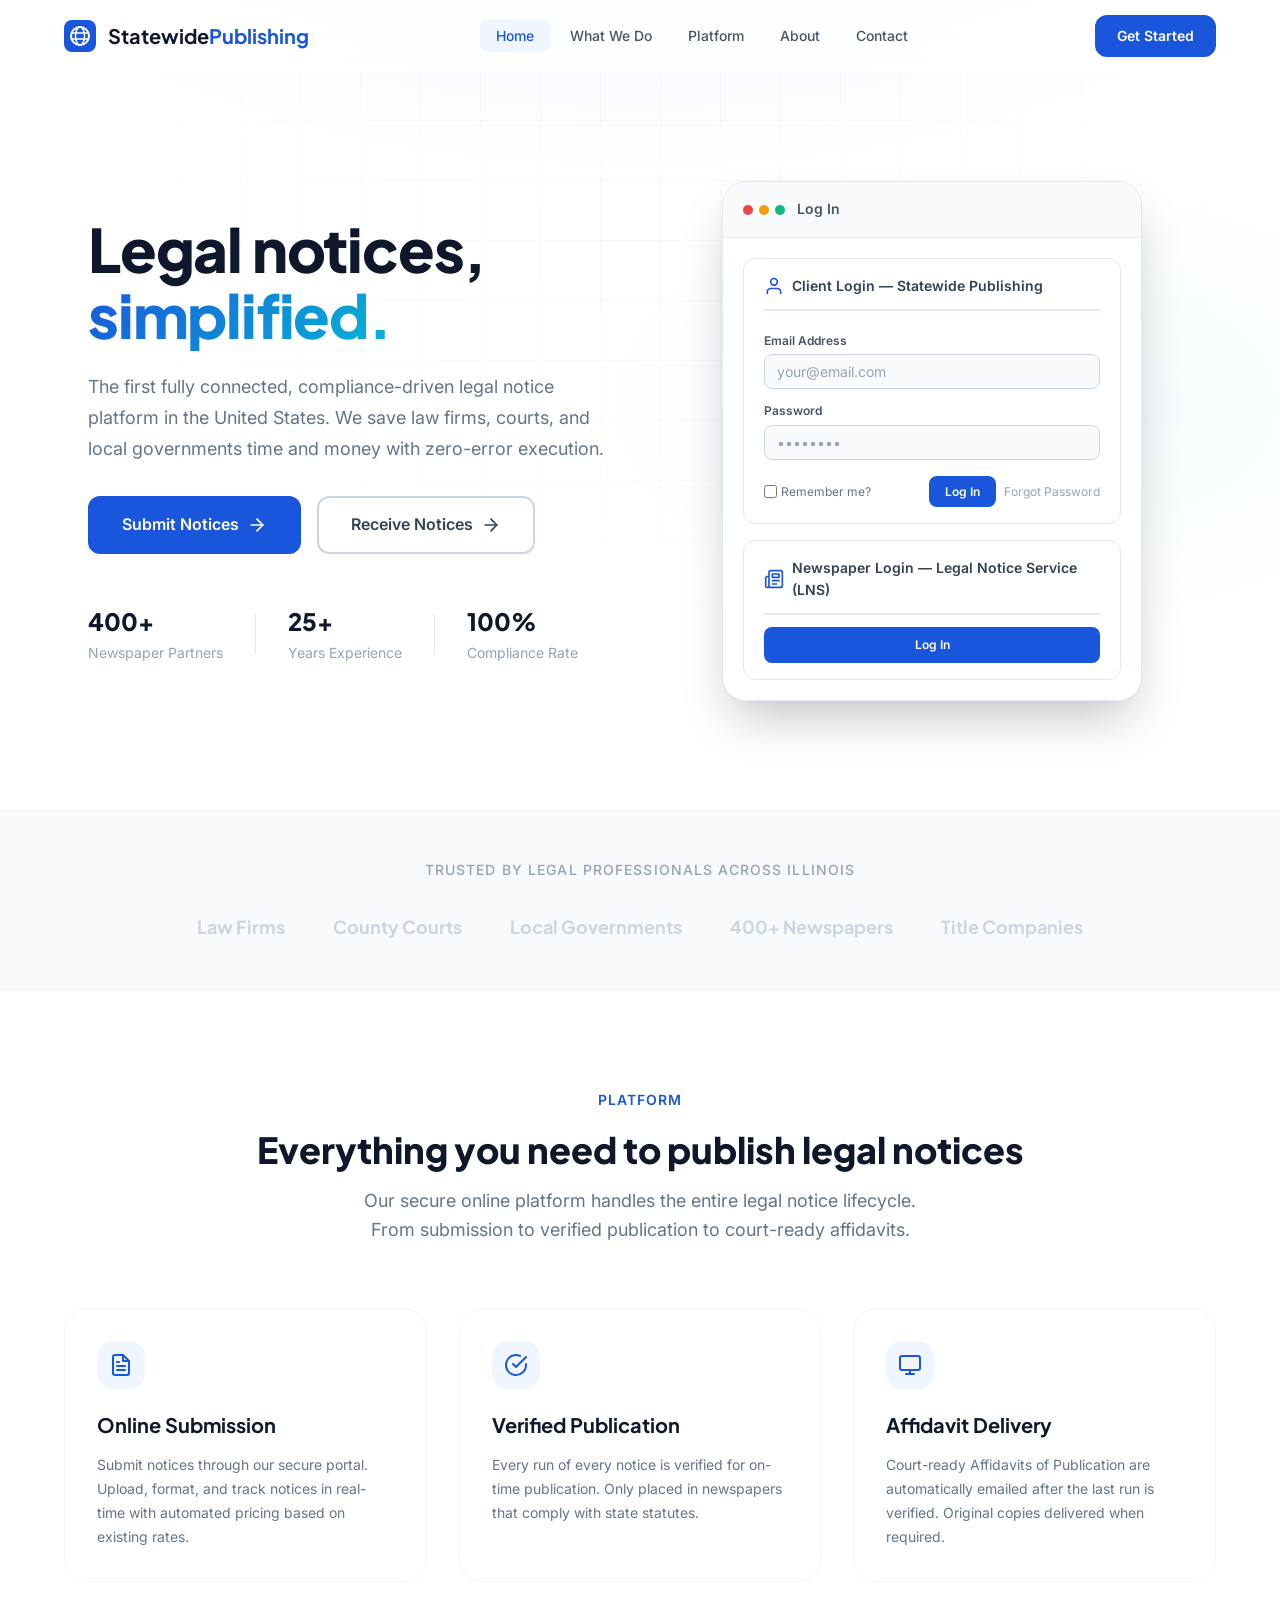
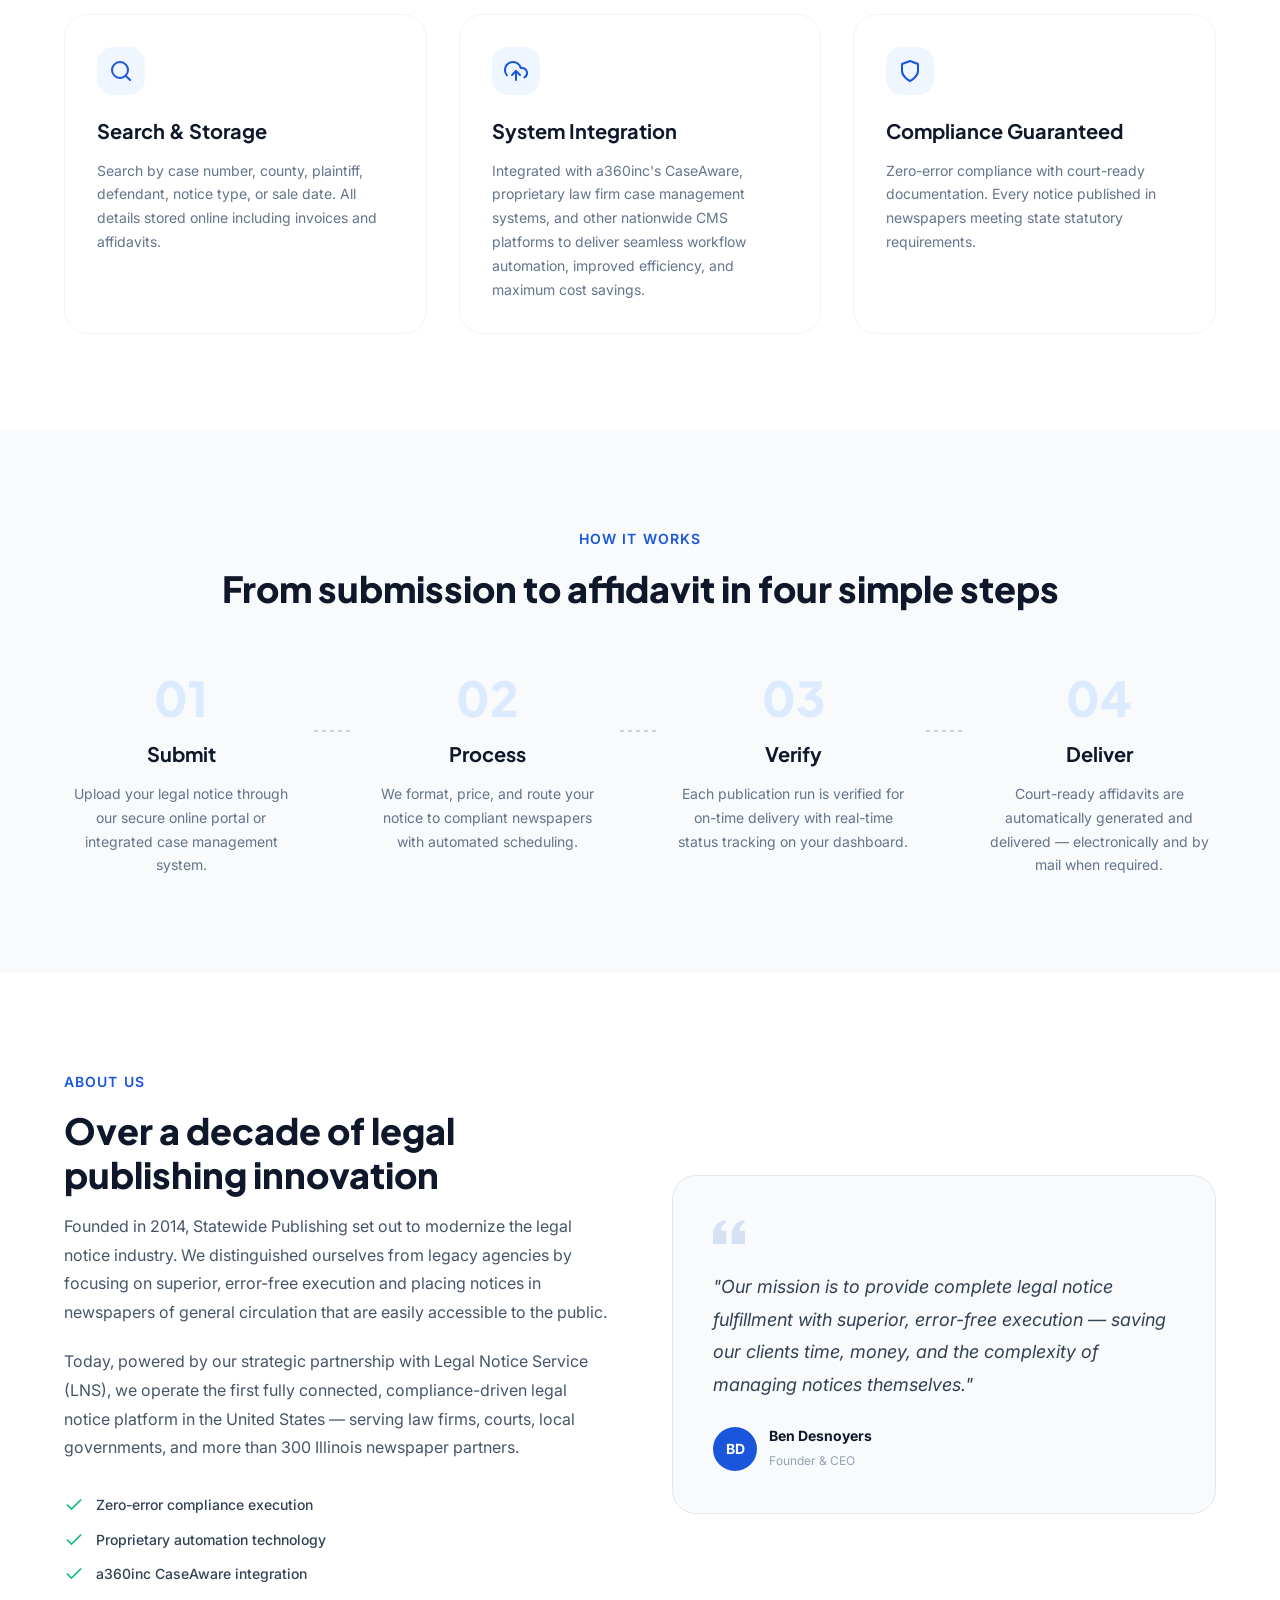
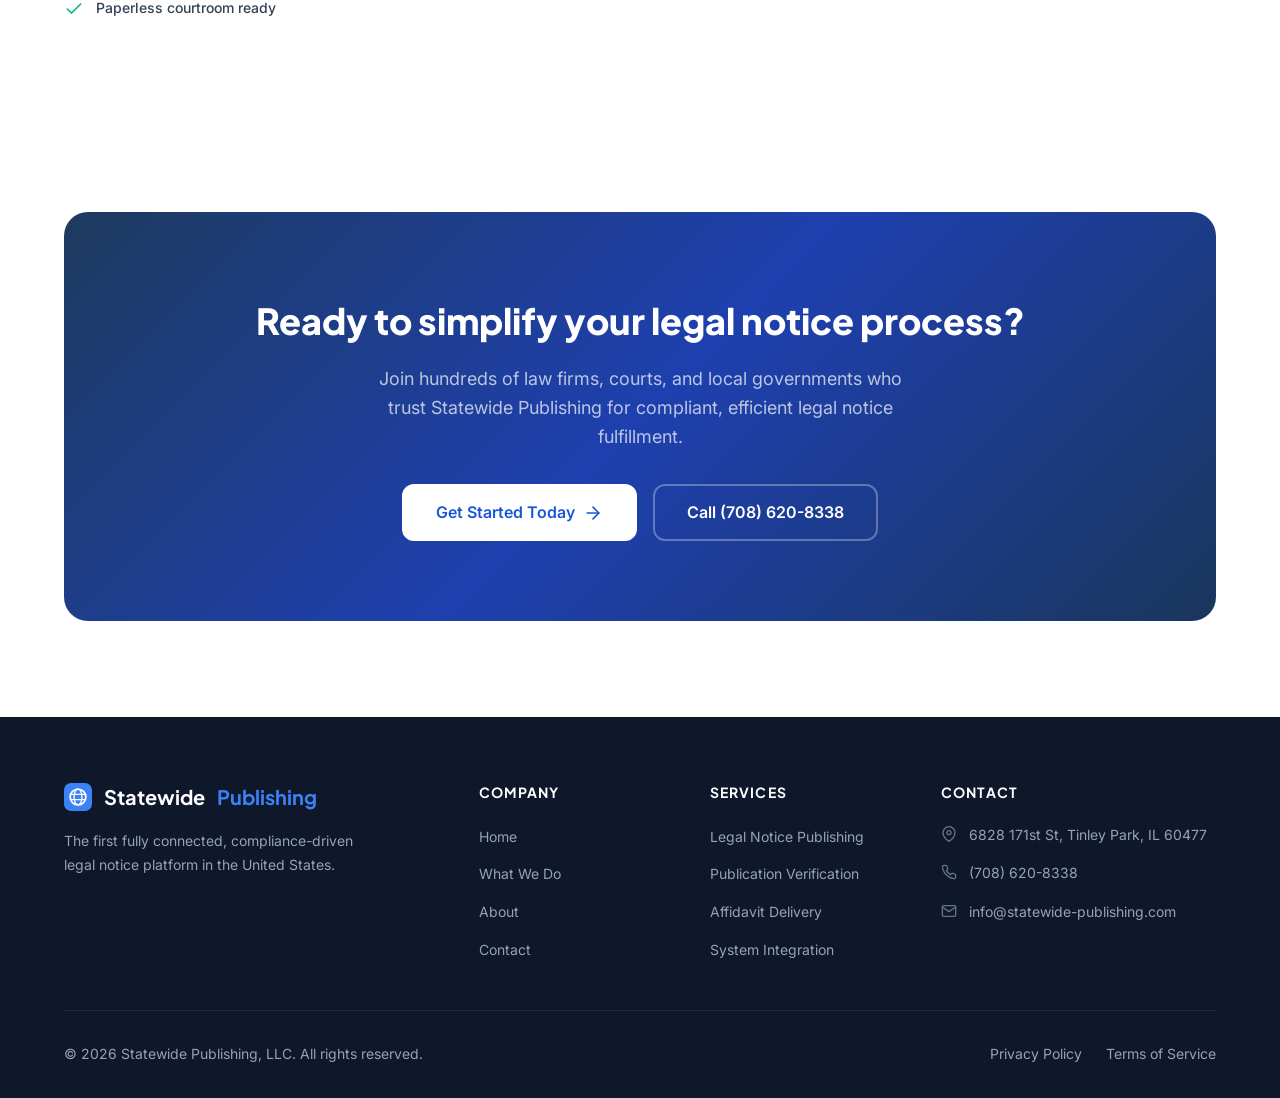
<file: index.html>
<!DOCTYPE html>
<html lang="en">
<head>
  <meta charset="UTF-8">
  <meta name="viewport" content="width=device-width, initial-scale=1.0">
  <meta name="description" content="Statewide Publishing — The first fully connected, compliance-driven legal notice platform. Serving law firms, courts, local governments, and 400+ Illinois newspapers.">
  <meta name="keywords" content="legal notices, legal publishing, public notices, legal advertising, Illinois newspapers, court notices, affidavits">
  <title>Statewide Publishing | Modern Legal Notice Platform</title>
  <link rel="preconnect" href="https://fonts.googleapis.com">
  <link rel="preconnect" href="https://fonts.gstatic.com" crossorigin>
  <link href="https://fonts.googleapis.com/css2?family=Inter:wght@300;400;500;600;700;800&family=Plus+Jakarta+Sans:wght@500;600;700;800&display=swap" rel="stylesheet">
  <link rel="icon" type="image/svg+xml" href="assets/favicon.svg">
  <link rel="stylesheet" href="assets/css/styles.css">
</head>
<body>
  <!-- Navigation -->
  <header class="header" id="header">
    <nav class="nav container">
      <a href="index.html" class="nav__logo">
        <span class="nav__logo-icon">
          <svg width="32" height="32" viewBox="0 0 32 32" fill="none" xmlns="http://www.w3.org/2000/svg">
            <rect width="32" height="32" rx="8" fill="currentColor"/>
            <circle cx="16" cy="16" r="9" stroke="white" stroke-width="2"/><ellipse cx="16" cy="16" rx="4.5" ry="9" stroke="white" stroke-width="1.5"/><path d="M7.5 13h17M7.5 19h17" stroke="white" stroke-width="1.5" stroke-linecap="round"/>
          </svg>
        </span>
        <span class="nav__logo-text">Statewide<span class="accent">Publishing</span></span>
      </a>
      <div class="nav__menu" id="nav-menu">
        <ul class="nav__list">
          <li class="nav__item"><a href="index.html" class="nav__link active">Home</a></li>
          <li class="nav__item"><a href="what-we-do.html" class="nav__link">What We Do</a></li>
          <li class="nav__item"><a href="#features" class="nav__link">Platform</a></li>
          <li class="nav__item"><a href="#about" class="nav__link">About</a></li>
          <li class="nav__item"><a href="contact.html" class="nav__link">Contact</a></li>
        </ul>
        <button class="nav__close" id="nav-close" aria-label="Close menu">
          <svg width="24" height="24" viewBox="0 0 24 24" fill="none" stroke="currentColor" stroke-width="2" stroke-linecap="round"><line x1="18" y1="6" x2="6" y2="18"/><line x1="6" y1="6" x2="18" y2="18"/></svg>
        </button>
      </div>
      <div class="nav__actions">
        <a href="contact.html" class="btn btn--primary btn--sm">Get Started</a>
        <button class="nav__toggle" id="nav-toggle" aria-label="Open menu">
          <svg width="24" height="24" viewBox="0 0 24 24" fill="none" stroke="currentColor" stroke-width="2" stroke-linecap="round"><line x1="3" y1="6" x2="21" y2="6"/><line x1="3" y1="12" x2="21" y2="12"/><line x1="3" y1="18" x2="21" y2="18"/></svg>
        </button>
      </div>
    </nav>
  </header>

  <main>
    <!-- Hero Section -->
    <section class="hero">
      <div class="hero__bg">
        <div class="hero__gradient"></div>
        <div class="hero__grid"></div>
      </div>
      <div class="container hero__container">
        <div class="hero__content">
          <h1 class="hero__title" data-animate="fade-up">
            Legal notices,<br>
            <span class="gradient-text">simplified.</span>
          </h1>
          <p class="hero__description" data-animate="fade-up" data-delay="100">
            The first fully connected, compliance-driven legal notice platform in the United States. We save law firms, courts, and local governments time and money with zero-error execution.
          </p>
          <div class="hero__actions" data-animate="fade-up" data-delay="200">
            <a href="contact.html" class="btn btn--primary btn--lg">
              Submit Notices
              <svg width="20" height="20" viewBox="0 0 24 24" fill="none" stroke="currentColor" stroke-width="2" stroke-linecap="round" stroke-linejoin="round"><line x1="5" y1="12" x2="19" y2="12"/><polyline points="12 5 19 12 12 19"/></svg>
            </a>
            <a href="contact.html" class="btn btn--outline btn--lg">
              Receive Notices
              <svg width="20" height="20" viewBox="0 0 24 24" fill="none" stroke="currentColor" stroke-width="2" stroke-linecap="round" stroke-linejoin="round"><line x1="5" y1="12" x2="19" y2="12"/><polyline points="12 5 19 12 12 19"/></svg>
            </a>
          </div>
          <div class="hero__stats" data-animate="fade-up" data-delay="300">
            <div class="hero__stat">
              <span class="hero__stat-number">400+</span>
              <span class="hero__stat-label">Newspaper Partners</span>
            </div>
            <div class="hero__stat-divider"></div>
            <div class="hero__stat">
              <span class="hero__stat-number">25+</span>
              <span class="hero__stat-label">Years Experience</span>
            </div>
            <div class="hero__stat-divider"></div>
            <div class="hero__stat">
              <span class="hero__stat-number">100%</span>
              <span class="hero__stat-label">Compliance Rate</span>
            </div>
          </div>
        </div>
        <div class="hero__visual" data-animate="fade-left" data-delay="200">
          <div class="hero__card">
            <div class="hero__card-header">
              <div class="hero__card-dots">
                <span></span><span></span><span></span>
              </div>
              <span class="hero__card-title">Log In</span>
            </div>
            <div class="hero__card-body">
              <!-- Client Login Portal -->
              <div class="login-portal">
                <div class="login-portal__header">
                  <svg class="login-portal__icon" width="20" height="20" viewBox="0 0 24 24" fill="none" stroke="var(--color-primary)" stroke-width="2" stroke-linecap="round" stroke-linejoin="round"><path d="M20 21v-2a4 4 0 0 0-4-4H8a4 4 0 0 0-4 4v2"/><circle cx="12" cy="7" r="4"/></svg>
                  <span class="login-portal__title">Client Login — Statewide Publishing</span>
                </div>
                <form class="login-portal__form" data-login="client" onsubmit="return false;">
                  <label class="login-portal__label" for="client-email">Email Address</label>
                  <input class="login-portal__input" type="email" id="client-email" placeholder="your@email.com" autocomplete="email">
                  <label class="login-portal__label" for="client-password">Password</label>
                  <input class="login-portal__input" type="password" id="client-password" placeholder="••••••••" autocomplete="current-password">
                  <div class="login-portal__actions">
                    <label class="login-portal__remember">
                      <input type="checkbox"> Remember me?
                    </label>
                    <div class="login-portal__buttons">
                      <button type="submit" class="login-portal__btn">Log In</button>
                      <button type="button" class="login-portal__forgot">Forgot Password</button>
                    </div>
                  </div>
                </form>
              </div>
              <!-- Newspaper Login Portal -->
              <div class="login-portal">
                <div class="login-portal__header">
                  <svg class="login-portal__icon" width="20" height="20" viewBox="0 0 24 24" fill="none" stroke="var(--color-primary)" stroke-width="2" stroke-linecap="round" stroke-linejoin="round"><path d="M4 22h16a2 2 0 0 0 2-2V4a2 2 0 0 0-2-2H8a2 2 0 0 0-2 2v16a2 2 0 0 1-2 2zm0 0a2 2 0 0 1-2-2v-9c0-1.1.9-2 2-2h2"/><path d="M18 14h-8"/><path d="M15 18h-5"/><path d="M10 6h8v4h-8z"/></svg>
                  <span class="login-portal__title">Newspaper Login — Legal Notice Service (LNS)</span>
                </div>
                <div class="login-portal__form">
                  <a href="https://www.legalnoticeservice.com/" class="login-portal__btn" style="display: block; text-align: center;">Log In</a>
                </div>
              </div>
            </div>
          </div>
        </div>
      </div>
    </section>

    <!-- Trusted By Section -->
    <section class="trusted">
      <div class="container">
        <p class="trusted__label" data-animate="fade-up">Trusted by legal professionals across Illinois</p>
        <div class="trusted__logos" data-animate="fade-up" data-delay="100">
          <div class="trusted__item">Law Firms</div>
          <div class="trusted__item">County Courts</div>
          <div class="trusted__item">Local Governments</div>
          <div class="trusted__item">400+ Newspapers</div>
          <div class="trusted__item">Title Companies</div>
        </div>
      </div>
    </section>

    <!-- Features Section -->
    <section class="features" id="features">
      <div class="container">
        <div class="section-header" data-animate="fade-up">
          <span class="section-tag">Platform</span>
          <h2 class="section-title">Everything you need to publish legal notices</h2>
          <p class="section-description">Our secure online platform handles the entire legal notice lifecycle.<br>From submission to verified publication to court-ready affidavits.</p>
        </div>
        <div class="features__grid">
          <div class="feature-card" data-animate="fade-up" data-delay="0">
            <div class="feature-card__icon">
              <svg width="24" height="24" viewBox="0 0 24 24" fill="none" stroke="currentColor" stroke-width="2" stroke-linecap="round" stroke-linejoin="round"><path d="M14 2H6a2 2 0 0 0-2 2v16a2 2 0 0 0 2 2h12a2 2 0 0 0 2-2V8z"/><polyline points="14 2 14 8 20 8"/><line x1="16" y1="13" x2="8" y2="13"/><line x1="16" y1="17" x2="8" y2="17"/><polyline points="10 9 9 9 8 9"/></svg>
            </div>
            <h3 class="feature-card__title">Online Submission</h3>
            <p class="feature-card__description">Submit notices through our secure portal. Upload, format, and track notices in real-time with automated pricing based on existing rates.</p>
          </div>
          <div class="feature-card" data-animate="fade-up" data-delay="100">
            <div class="feature-card__icon">
              <svg width="24" height="24" viewBox="0 0 24 24" fill="none" stroke="currentColor" stroke-width="2" stroke-linecap="round" stroke-linejoin="round"><path d="M22 11.08V12a10 10 0 1 1-5.93-9.14"/><polyline points="22 4 12 14.01 9 11.01"/></svg>
            </div>
            <h3 class="feature-card__title">Verified Publication</h3>
            <p class="feature-card__description">Every run of every notice is verified for on-time publication. Only placed in newspapers that comply with state statutes.</p>
          </div>
          <div class="feature-card" data-animate="fade-up" data-delay="200">
            <div class="feature-card__icon">
              <svg width="24" height="24" viewBox="0 0 24 24" fill="none" stroke="currentColor" stroke-width="2" stroke-linecap="round" stroke-linejoin="round"><rect x="2" y="3" width="20" height="14" rx="2" ry="2"/><line x1="8" y1="21" x2="16" y2="21"/><line x1="12" y1="17" x2="12" y2="21"/></svg>
            </div>
            <h3 class="feature-card__title">Affidavit Delivery</h3>
            <p class="feature-card__description">Court-ready Affidavits of Publication are automatically emailed after the last run is verified. Original copies delivered when required.</p>
          </div>
          <div class="feature-card" data-animate="fade-up" data-delay="300">
            <div class="feature-card__icon">
              <svg width="24" height="24" viewBox="0 0 24 24" fill="none" stroke="currentColor" stroke-width="2" stroke-linecap="round" stroke-linejoin="round"><circle cx="11" cy="11" r="8"/><line x1="21" y1="21" x2="16.65" y2="16.65"/></svg>
            </div>
            <h3 class="feature-card__title">Search & Storage</h3>
            <p class="feature-card__description">Search by case number, county, plaintiff, defendant, notice type, or sale date. All details stored online including invoices and affidavits.</p>
          </div>
          <div class="feature-card" data-animate="fade-up" data-delay="400">
            <div class="feature-card__icon">
              <svg width="24" height="24" viewBox="0 0 24 24" fill="none" stroke="currentColor" stroke-width="2" stroke-linecap="round" stroke-linejoin="round"><polyline points="16 16 12 12 8 16"/><line x1="12" y1="12" x2="12" y2="21"/><path d="M20.39 18.39A5 5 0 0 0 18 9h-1.26A8 8 0 1 0 3 16.3"/></svg>
            </div>
            <h3 class="feature-card__title">System Integration</h3>
            <p class="feature-card__description">Integrated with a360inc's CaseAware, proprietary law firm case management systems, and other nationwide CMS platforms to deliver seamless workflow automation, improved efficiency, and maximum cost savings.</p>
          </div>
          <div class="feature-card" data-animate="fade-up" data-delay="500">
            <div class="feature-card__icon">
              <svg width="24" height="24" viewBox="0 0 24 24" fill="none" stroke="currentColor" stroke-width="2" stroke-linecap="round" stroke-linejoin="round"><path d="M12 22s8-4 8-10V5l-8-3-8 3v7c0 6 8 10 8 10z"/></svg>
            </div>
            <h3 class="feature-card__title">Compliance Guaranteed</h3>
            <p class="feature-card__description">Zero-error compliance with court-ready documentation. Every notice published in newspapers meeting state statutory requirements.</p>
          </div>
        </div>
      </div>
    </section>

    <!-- How It Works Section -->
    <section class="process">
      <div class="container">
        <div class="section-header" data-animate="fade-up">
          <span class="section-tag">How It Works</span>
          <h2 class="section-title">From submission to affidavit in four simple steps</h2>
        </div>
        <div class="process__grid">
          <div class="process__step" data-animate="fade-up" data-delay="0">
            <div class="process__number">01</div>
            <h3 class="process__title">Submit</h3>
            <p class="process__description">Upload your legal notice through our secure online portal or integrated case management system.</p>
          </div>
          <div class="process__connector" data-animate="fade-up" data-delay="50">
            <svg width="40" height="2" viewBox="0 0 40 2"><line x1="0" y1="1" x2="40" y2="1" stroke="currentColor" stroke-width="2" stroke-dasharray="4 4"/></svg>
          </div>
          <div class="process__step" data-animate="fade-up" data-delay="100">
            <div class="process__number">02</div>
            <h3 class="process__title">Process</h3>
            <p class="process__description">We format, price, and route your notice to compliant newspapers with automated scheduling.</p>
          </div>
          <div class="process__connector" data-animate="fade-up" data-delay="150">
            <svg width="40" height="2" viewBox="0 0 40 2"><line x1="0" y1="1" x2="40" y2="1" stroke="currentColor" stroke-width="2" stroke-dasharray="4 4"/></svg>
          </div>
          <div class="process__step" data-animate="fade-up" data-delay="200">
            <div class="process__number">03</div>
            <h3 class="process__title">Verify</h3>
            <p class="process__description">Each publication run is verified for on-time delivery with real-time status tracking on your dashboard.</p>
          </div>
          <div class="process__connector" data-animate="fade-up" data-delay="250">
            <svg width="40" height="2" viewBox="0 0 40 2"><line x1="0" y1="1" x2="40" y2="1" stroke="currentColor" stroke-width="2" stroke-dasharray="4 4"/></svg>
          </div>
          <div class="process__step" data-animate="fade-up" data-delay="300">
            <div class="process__number">04</div>
            <h3 class="process__title">Deliver</h3>
            <p class="process__description">Court-ready affidavits are automatically generated and delivered — electronically and by mail when required.</p>
          </div>
        </div>
      </div>
    </section>

    <!-- About Section -->
    <section class="about" id="about">
      <div class="container">
        <div class="about__grid">
          <div class="about__content" data-animate="fade-right">
            <span class="section-tag">About Us</span>
            <h2 class="section-title">Over a decade of legal publishing innovation</h2>
            <p class="about__text">
              Founded in 2014, Statewide Publishing set out to modernize the legal notice industry. We distinguished ourselves from legacy agencies by focusing on superior, error-free execution and placing notices in newspapers of general circulation that are easily accessible to the public.
            </p>
            <p class="about__text">
              Today, powered by our strategic partnership with Legal Notice Service (LNS), we operate the first fully connected, compliance-driven legal notice platform in the United States — serving law firms, courts, local governments, and more than 300 Illinois newspaper partners.
            </p>
            <div class="about__highlights">
              <div class="about__highlight">
                <svg width="20" height="20" viewBox="0 0 24 24" fill="none" stroke="currentColor" stroke-width="2" stroke-linecap="round"><polyline points="20 6 9 17 4 12"/></svg>
                <span>Zero-error compliance execution</span>
              </div>
              <div class="about__highlight">
                <svg width="20" height="20" viewBox="0 0 24 24" fill="none" stroke="currentColor" stroke-width="2" stroke-linecap="round"><polyline points="20 6 9 17 4 12"/></svg>
                <span>Proprietary automation technology</span>
              </div>
              <div class="about__highlight">
                <svg width="20" height="20" viewBox="0 0 24 24" fill="none" stroke="currentColor" stroke-width="2" stroke-linecap="round"><polyline points="20 6 9 17 4 12"/></svg>
                <span>a360inc CaseAware integration</span>
              </div>
              <div class="about__highlight">
                <svg width="20" height="20" viewBox="0 0 24 24" fill="none" stroke="currentColor" stroke-width="2" stroke-linecap="round"><polyline points="20 6 9 17 4 12"/></svg>
                <span>Paperless courtroom ready</span>
              </div>
            </div>
          </div>
          <div class="about__visual" data-animate="fade-left" data-delay="200">
            <div class="about__card">
              <div class="about__card-quote">
                <svg width="32" height="32" viewBox="0 0 24 24" fill="currentColor" opacity="0.15"><path d="M14.017 21v-7.391c0-5.704 3.731-9.57 8.983-10.609l.995 2.151c-2.432.917-3.995 3.638-3.995 5.849h4v10h-9.983zm-14.017 0v-7.391c0-5.704 3.748-9.57 9-10.609l.996 2.151c-2.433.917-3.996 3.638-3.996 5.849h3.983v10h-9.983z"/></svg>
                <p>"Our mission is to provide complete legal notice fulfillment with superior, error-free execution — saving our clients time, money, and the complexity of managing notices themselves."</p>
                <div class="about__card-author">
                  <div class="about__card-avatar">BD</div>
                  <div>
                    <strong>Ben Desnoyers</strong>
                    <span>Founder & CEO</span>
                  </div>
                </div>
              </div>
            </div>
          </div>
        </div>
      </div>
    </section>

    <!-- CTA Section -->
    <section class="cta">
      <div class="container">
        <div class="cta__card" data-animate="fade-up">
          <div class="cta__bg">
            <div class="cta__gradient"></div>
          </div>
          <div class="cta__content">
            <h2 class="cta__title">Ready to simplify your legal notice process?</h2>
            <p class="cta__description">Join hundreds of law firms, courts, and local governments who trust Statewide Publishing for compliant, efficient legal notice fulfillment.</p>
            <div class="cta__actions">
              <a href="contact.html" class="btn btn--white btn--lg">
                Get Started Today
                <svg width="20" height="20" viewBox="0 0 24 24" fill="none" stroke="currentColor" stroke-width="2" stroke-linecap="round" stroke-linejoin="round"><line x1="5" y1="12" x2="19" y2="12"/><polyline points="12 5 19 12 12 19"/></svg>
              </a>
              <a href="tel:7086208338" class="btn btn--ghost btn--lg">Call (708) 620-8338</a>
            </div>
          </div>
        </div>
      </div>
    </section>
  </main>

  <!-- Footer -->
  <footer class="footer">
    <div class="container">
      <div class="footer__grid">
        <div class="footer__brand">
          <a href="index.html" class="footer__logo">
            <span class="nav__logo-icon">
              <svg width="28" height="28" viewBox="0 0 32 32" fill="none" xmlns="http://www.w3.org/2000/svg">
                <rect width="32" height="32" rx="8" fill="currentColor"/>
                <circle cx="16" cy="16" r="9" stroke="white" stroke-width="2"/><ellipse cx="16" cy="16" rx="4.5" ry="9" stroke="white" stroke-width="1.5"/><path d="M7.5 13h17M7.5 19h17" stroke="white" stroke-width="1.5" stroke-linecap="round"/>
              </svg>
            </span>
            Statewide<span class="accent">Publishing</span>
          </a>
          <p class="footer__tagline">The first fully connected, compliance-driven legal notice platform in the United States.</p>
        </div>
        <div class="footer__links">
          <h4 class="footer__heading">Company</h4>
          <ul>
            <li><a href="index.html">Home</a></li>
            <li><a href="what-we-do.html">What We Do</a></li>
            <li><a href="#about">About</a></li>
            <li><a href="contact.html">Contact</a></li>
          </ul>
        </div>
        <div class="footer__links">
          <h4 class="footer__heading">Services</h4>
          <ul>
            <li><a href="what-we-do.html">Legal Notice Publishing</a></li>
            <li><a href="what-we-do.html#verification">Publication Verification</a></li>
            <li><a href="what-we-do.html#affidavits">Affidavit Delivery</a></li>
            <li><a href="what-we-do.html#integration">System Integration</a></li>
          </ul>
        </div>
        <div class="footer__contact">
          <h4 class="footer__heading">Contact</h4>
          <ul>
            <li>
              <svg width="16" height="16" viewBox="0 0 24 24" fill="none" stroke="currentColor" stroke-width="2" stroke-linecap="round"><path d="M21 10c0 7-9 13-9 13s-9-6-9-13a9 9 0 0 1 18 0z"/><circle cx="12" cy="10" r="3"/></svg>
              6828 171st St, Tinley Park, IL 60477
            </li>
            <li>
              <svg width="16" height="16" viewBox="0 0 24 24" fill="none" stroke="currentColor" stroke-width="2" stroke-linecap="round"><path d="M22 16.92v3a2 2 0 0 1-2.18 2 19.79 19.79 0 0 1-8.63-3.07 19.5 19.5 0 0 1-6-6 19.79 19.79 0 0 1-3.07-8.67A2 2 0 0 1 4.11 2h3a2 2 0 0 1 2 1.72c.127.96.361 1.903.7 2.81a2 2 0 0 1-.45 2.11L8.09 9.91a16 16 0 0 0 6 6l1.27-1.27a2 2 0 0 1 2.11-.45c.907.339 1.85.573 2.81.7A2 2 0 0 1 22 16.92z"/></svg>
              <a href="tel:7086208338">(708) 620-8338</a>
            </li>
            <li>
              <svg width="16" height="16" viewBox="0 0 24 24" fill="none" stroke="currentColor" stroke-width="2" stroke-linecap="round"><path d="M4 4h16c1.1 0 2 .9 2 2v12c0 1.1-.9 2-2 2H4c-1.1 0-2-.9-2-2V6c0-1.1.9-2 2-2z"/><polyline points="22,6 12,13 2,6"/></svg>
              <a href="mailto:info@statewide-publishing.com">info@statewide-publishing.com</a>
            </li>
          </ul>
        </div>
      </div>
      <div class="footer__bottom">
        <p>&copy; 2026 Statewide Publishing, LLC. All rights reserved.</p>
        <div class="footer__bottom-links">
          <a href="#">Privacy Policy</a>
          <a href="#">Terms of Service</a>
        </div>
      </div>
    </div>
  </footer>

  <script src="assets/js/main.js"></script>
</body>
</html>
</file>
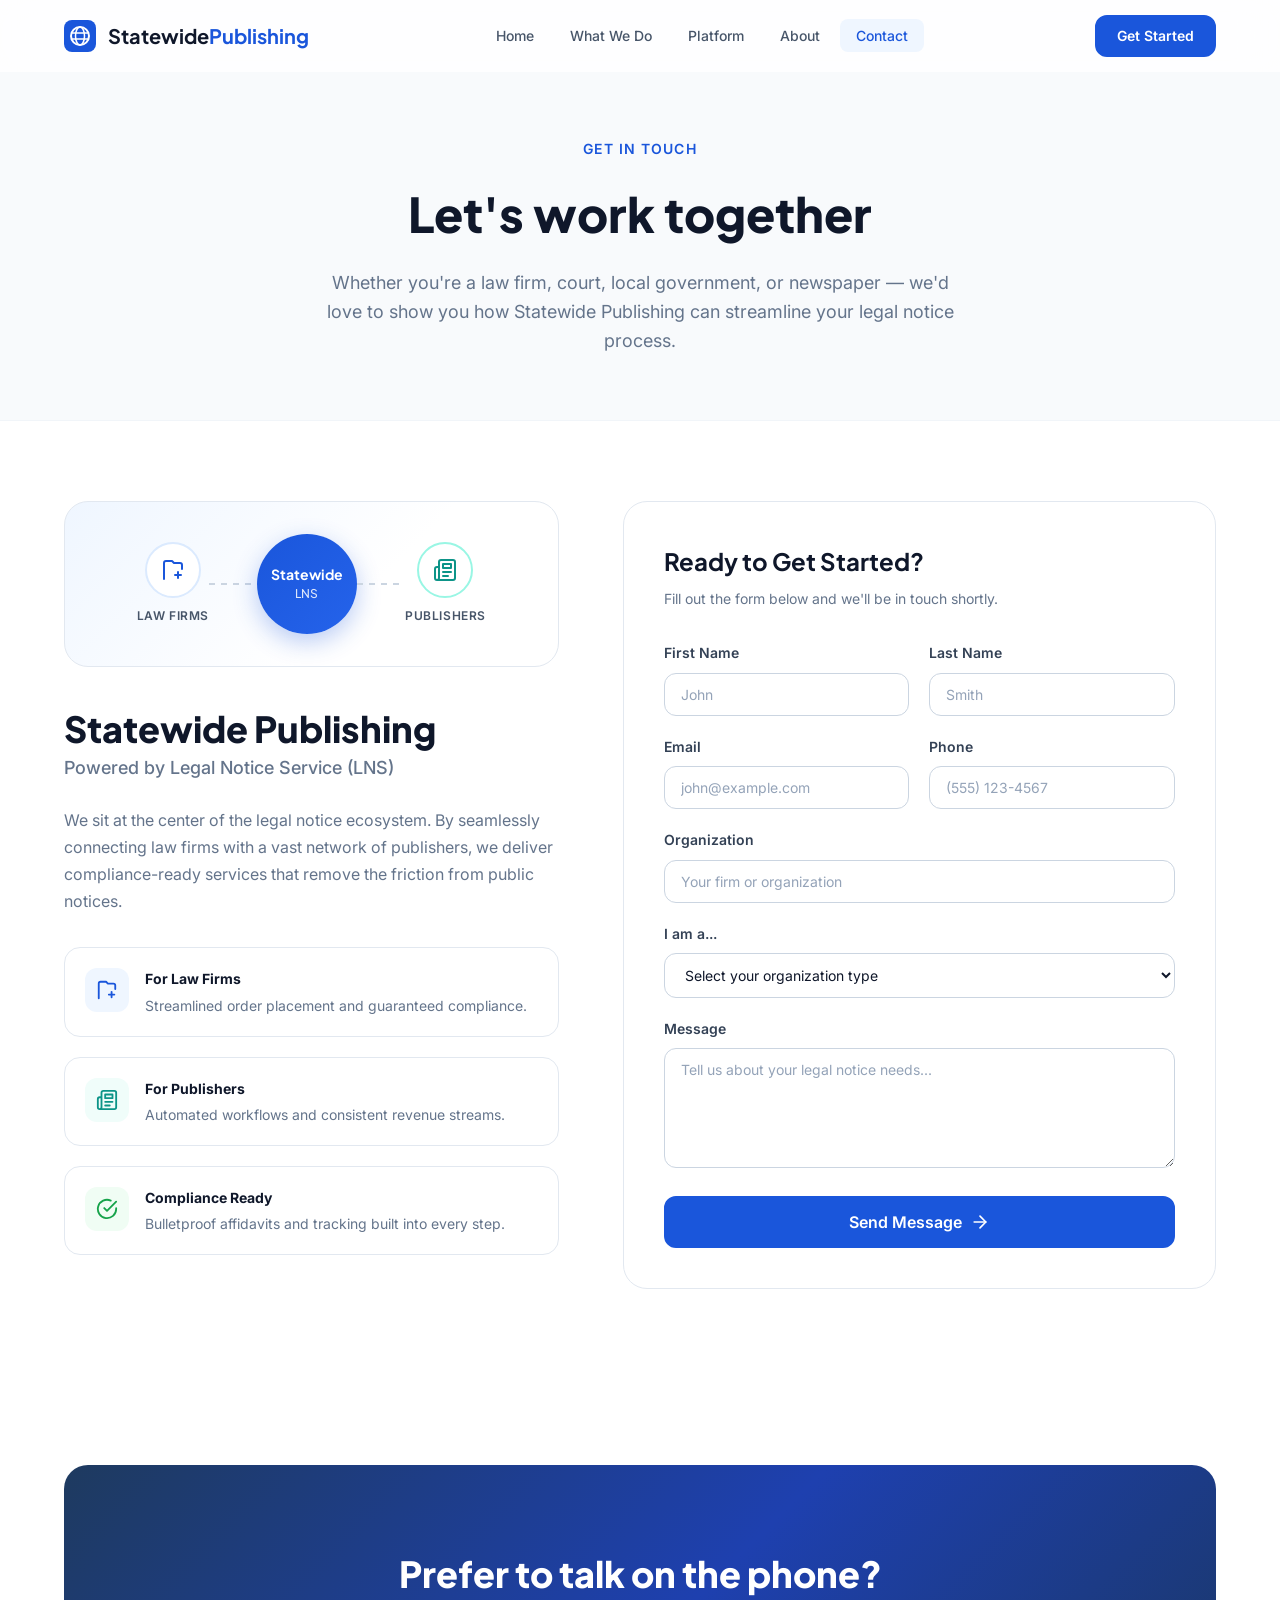
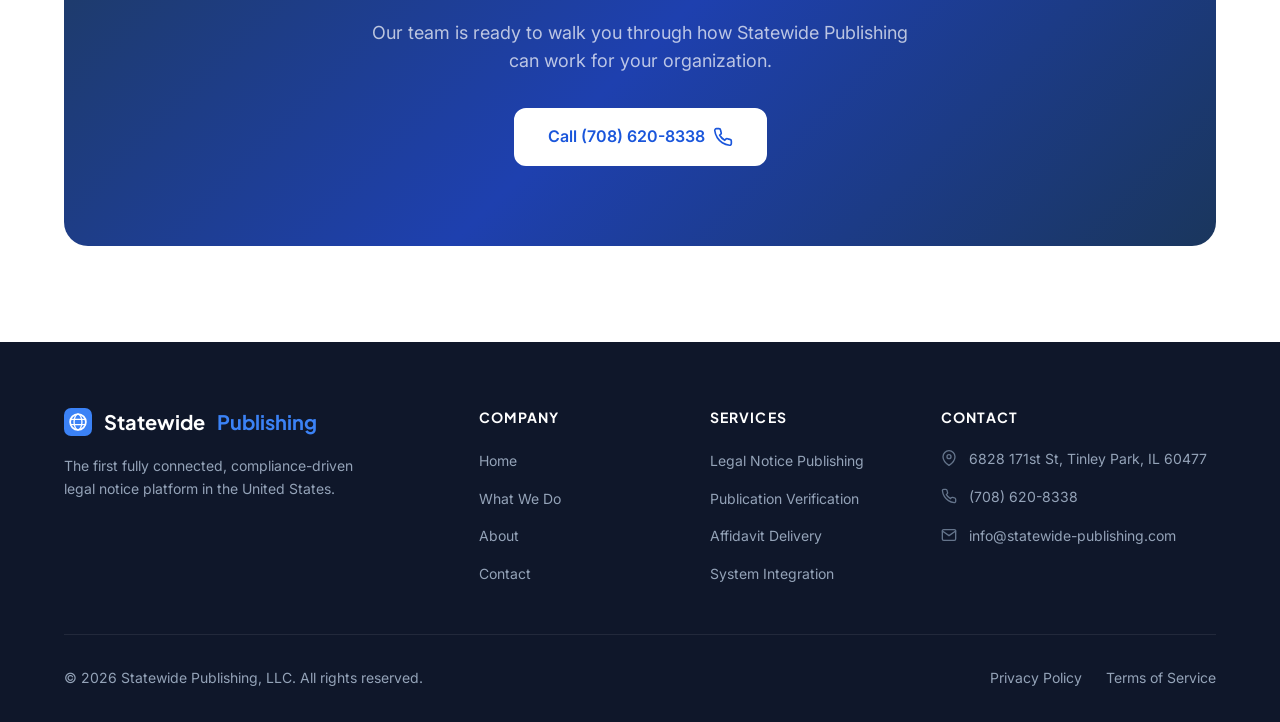
<file: contact.html>
<!DOCTYPE html>
<html lang="en">
<head>
  <meta charset="UTF-8">
  <meta name="viewport" content="width=device-width, initial-scale=1.0">
  <meta name="description" content="Contact Statewide Publishing for legal notice fulfillment. Located in Tinley Park, IL. Call (708) 620-8338 or email info@statewide-publishing.com.">
  <title>Contact Us | Statewide Publishing</title>
  <link rel="preconnect" href="https://fonts.googleapis.com">
  <link rel="preconnect" href="https://fonts.gstatic.com" crossorigin>
  <link href="https://fonts.googleapis.com/css2?family=Inter:wght@300;400;500;600;700;800&family=Plus+Jakarta+Sans:wght@500;600;700;800&display=swap" rel="stylesheet">
  <link rel="icon" type="image/svg+xml" href="assets/favicon.svg">
  <link rel="stylesheet" href="assets/css/styles.css">
</head>
<body>
  <!-- Navigation -->
  <header class="header" id="header">
    <nav class="nav container">
      <a href="index.html" class="nav__logo">
        <span class="nav__logo-icon">
          <svg width="32" height="32" viewBox="0 0 32 32" fill="none" xmlns="http://www.w3.org/2000/svg">
            <rect width="32" height="32" rx="8" fill="currentColor"/>
            <circle cx="16" cy="16" r="9" stroke="white" stroke-width="2"/><ellipse cx="16" cy="16" rx="4.5" ry="9" stroke="white" stroke-width="1.5"/><path d="M7.5 13h17M7.5 19h17" stroke="white" stroke-width="1.5" stroke-linecap="round"/>
          </svg>
        </span>
        <span class="nav__logo-text">Statewide<span class="accent">Publishing</span></span>
      </a>
      <div class="nav__menu" id="nav-menu">
        <ul class="nav__list">
          <li class="nav__item"><a href="index.html" class="nav__link">Home</a></li>
          <li class="nav__item"><a href="what-we-do.html" class="nav__link">What We Do</a></li>
          <li class="nav__item"><a href="index.html#features" class="nav__link">Platform</a></li>
          <li class="nav__item"><a href="index.html#about" class="nav__link">About</a></li>
          <li class="nav__item"><a href="contact.html" class="nav__link active">Contact</a></li>
        </ul>
        <button class="nav__close" id="nav-close" aria-label="Close menu">
          <svg width="24" height="24" viewBox="0 0 24 24" fill="none" stroke="currentColor" stroke-width="2" stroke-linecap="round"><line x1="18" y1="6" x2="6" y2="18"/><line x1="6" y1="6" x2="18" y2="18"/></svg>
        </button>
      </div>
      <div class="nav__actions">
        <a href="contact.html" class="btn btn--primary btn--sm">Get Started</a>
        <button class="nav__toggle" id="nav-toggle" aria-label="Open menu">
          <svg width="24" height="24" viewBox="0 0 24 24" fill="none" stroke="currentColor" stroke-width="2" stroke-linecap="round"><line x1="3" y1="6" x2="21" y2="6"/><line x1="3" y1="12" x2="21" y2="12"/><line x1="3" y1="18" x2="21" y2="18"/></svg>
        </button>
      </div>
    </nav>
  </header>

  <main>
    <!-- Page Hero -->
    <section class="page-hero">
      <div class="container">
        <span class="section-tag" data-animate="fade-up">Get In Touch</span>
        <h1 class="page-hero__title" data-animate="fade-up" data-delay="100">Let's work together</h1>
        <p class="page-hero__description" data-animate="fade-up" data-delay="200">Whether you're a law firm, court, local government, or newspaper — we'd love to show you how Statewide Publishing can streamline your legal notice process.</p>
      </div>
    </section>

    <!-- Contact Section -->
    <section class="contact-section">
      <div class="container">
        <div class="contact__grid">
          <!-- Partnership Overview -->
          <div class="contact__info" data-animate="fade-right">
            <!-- Hub-and-Spoke Infographic -->
            <div class="partnership__visual">
              <div class="partnership__spoke partnership__spoke--left">
                <div class="partnership__spoke-icon">
                  <svg width="24" height="24" viewBox="0 0 24 24" fill="none" stroke="currentColor" stroke-width="2" stroke-linecap="round" stroke-linejoin="round"><path d="M3 21V5a2 2 0 0 1 2-2h6l2 2h6a2 2 0 0 1 2 2v4"/><path d="M14 17h6"/><path d="M17 14v6"/></svg>
                </div>
                <span class="partnership__spoke-label">Law Firms</span>
              </div>
              <div class="partnership__connector partnership__connector--left"></div>
              <div class="partnership__hub">
                <span class="partnership__hub-text">Statewide<br><small>LNS</small></span>
              </div>
              <div class="partnership__connector partnership__connector--right"></div>
              <div class="partnership__spoke partnership__spoke--right">
                <div class="partnership__spoke-icon">
                  <svg width="24" height="24" viewBox="0 0 24 24" fill="none" stroke="currentColor" stroke-width="2" stroke-linecap="round" stroke-linejoin="round"><path d="M4 22h16a2 2 0 0 0 2-2V4a2 2 0 0 0-2-2H8a2 2 0 0 0-2 2v16a2 2 0 0 1-2 2Zm0 0a2 2 0 0 1-2-2v-9c0-1.1.9-2 2-2h2"/><path d="M18 14h-8"/><path d="M15 18h-5"/><path d="M10 6h8v4h-8V6z"/></svg>
                </div>
                <span class="partnership__spoke-label">Publishers</span>
              </div>
            </div>

            <h2 class="section-title" style="text-align: left; margin-bottom: var(--space-1);">Statewide Publishing</h2>
            <p style="font-size: var(--text-lg); font-weight: 500; color: var(--color-gray-500); margin-bottom: var(--space-6);">Powered by Legal Notice Service (LNS)</p>
            <p style="color: var(--color-gray-500); margin-bottom: var(--space-8); line-height: 1.7;">We sit at the center of the legal notice ecosystem. By seamlessly connecting law firms with a vast network of publishers, we deliver compliance-ready services that remove the friction from public notices.</p>

            <div class="partnership__features">
              <div class="partnership__feature">
                <div class="partnership__feature-icon">
                  <svg width="22" height="22" viewBox="0 0 24 24" fill="none" stroke="currentColor" stroke-width="2" stroke-linecap="round" stroke-linejoin="round"><path d="M3 21V5a2 2 0 0 1 2-2h6l2 2h6a2 2 0 0 1 2 2v4"/><path d="M14 17h6"/><path d="M17 14v6"/></svg>
                </div>
                <div>
                  <h4>For Law Firms</h4>
                  <p>Streamlined order placement and guaranteed compliance.</p>
                </div>
              </div>

              <div class="partnership__feature">
                <div class="partnership__feature-icon partnership__feature-icon--teal">
                  <svg width="22" height="22" viewBox="0 0 24 24" fill="none" stroke="currentColor" stroke-width="2" stroke-linecap="round" stroke-linejoin="round"><path d="M4 22h16a2 2 0 0 0 2-2V4a2 2 0 0 0-2-2H8a2 2 0 0 0-2 2v16a2 2 0 0 1-2 2Zm0 0a2 2 0 0 1-2-2v-9c0-1.1.9-2 2-2h2"/><path d="M18 14h-8"/><path d="M15 18h-5"/><path d="M10 6h8v4h-8V6z"/></svg>
                </div>
                <div>
                  <h4>For Publishers</h4>
                  <p>Automated workflows and consistent revenue streams.</p>
                </div>
              </div>

              <div class="partnership__feature">
                <div class="partnership__feature-icon partnership__feature-icon--green">
                  <svg width="22" height="22" viewBox="0 0 24 24" fill="none" stroke="currentColor" stroke-width="2" stroke-linecap="round" stroke-linejoin="round"><path d="M22 11.08V12a10 10 0 1 1-5.93-9.14"/><polyline points="22 4 12 14.01 9 11.01"/></svg>
                </div>
                <div>
                  <h4>Compliance Ready</h4>
                  <p>Bulletproof affidavits and tracking built into every step.</p>
                </div>
              </div>
            </div>
          </div>

          <!-- Contact Form -->
          <div class="contact__form-card" data-animate="fade-left" data-delay="200">
            <h3 class="contact__form-title">Ready to Get Started?</h3>
            <p class="contact__form-subtitle">Fill out the form below and we'll be in touch shortly.</p>

            <form id="contact-form" action="#" method="post">
              <div class="form__row">
                <div class="form__group">
                  <label class="form__label" for="firstName">First Name</label>
                  <input class="form__input" type="text" id="firstName" name="firstName" placeholder="John" required>
                </div>
                <div class="form__group">
                  <label class="form__label" for="lastName">Last Name</label>
                  <input class="form__input" type="text" id="lastName" name="lastName" placeholder="Smith" required>
                </div>
              </div>

              <div class="form__row">
                <div class="form__group">
                  <label class="form__label" for="email">Email</label>
                  <input class="form__input" type="email" id="email" name="email" placeholder="john@example.com" required>
                </div>
                <div class="form__group">
                  <label class="form__label" for="phone">Phone</label>
                  <input class="form__input" type="tel" id="phone" name="phone" placeholder="(555) 123-4567">
                </div>
              </div>

              <div class="form__group">
                <label class="form__label" for="organization">Organization</label>
                <input class="form__input" type="text" id="organization" name="organization" placeholder="Your firm or organization">
              </div>

              <div class="form__group">
                <label class="form__label" for="type">I am a...</label>
                <select class="form__select" id="type" name="type">
                  <option value="" disabled selected>Select your organization type</option>
                  <option value="law-firm">Law Firm</option>
                  <option value="court">Court / Judiciary</option>
                  <option value="government">Local Government</option>
                  <option value="newspaper">Newspaper / Publisher</option>
                  <option value="title-company">Title Company</option>
                  <option value="other">Other</option>
                </select>
              </div>

              <div class="form__group">
                <label class="form__label" for="message">Message</label>
                <textarea class="form__textarea" id="message" name="message" placeholder="Tell us about your legal notice needs..." rows="5" required></textarea>
              </div>

              <button type="submit" class="btn btn--primary btn--lg" style="width: 100%;">
                Send Message
                <svg width="20" height="20" viewBox="0 0 24 24" fill="none" stroke="currentColor" stroke-width="2" stroke-linecap="round" stroke-linejoin="round"><line x1="5" y1="12" x2="19" y2="12"/><polyline points="12 5 19 12 12 19"/></svg>
              </button>
            </form>
          </div>
        </div>
      </div>
    </section>

    <!-- CTA Section -->
    <section class="cta">
      <div class="container">
        <div class="cta__card" data-animate="fade-up">
          <div class="cta__bg">
            <div class="cta__gradient"></div>
          </div>
          <div class="cta__content">
            <h2 class="cta__title">Prefer to talk on the phone?</h2>
            <p class="cta__description">Our team is ready to walk you through how Statewide Publishing can work for your organization.</p>
            <div class="cta__actions">
              <a href="tel:7086208338" class="btn btn--white btn--lg">
                Call (708) 620-8338
                <svg width="20" height="20" viewBox="0 0 24 24" fill="none" stroke="currentColor" stroke-width="2" stroke-linecap="round"><path d="M22 16.92v3a2 2 0 0 1-2.18 2 19.79 19.79 0 0 1-8.63-3.07 19.5 19.5 0 0 1-6-6 19.79 19.79 0 0 1-3.07-8.67A2 2 0 0 1 4.11 2h3a2 2 0 0 1 2 1.72c.127.96.361 1.903.7 2.81a2 2 0 0 1-.45 2.11L8.09 9.91a16 16 0 0 0 6 6l1.27-1.27a2 2 0 0 1 2.11-.45c.907.339 1.85.573 2.81.7A2 2 0 0 1 22 16.92z"/></svg>
              </a>
            </div>
          </div>
        </div>
      </div>
    </section>
  </main>

  <!-- Footer -->
  <footer class="footer">
    <div class="container">
      <div class="footer__grid">
        <div class="footer__brand">
          <a href="index.html" class="footer__logo">
            <span class="nav__logo-icon">
              <svg width="28" height="28" viewBox="0 0 32 32" fill="none" xmlns="http://www.w3.org/2000/svg">
                <rect width="32" height="32" rx="8" fill="currentColor"/>
                <circle cx="16" cy="16" r="9" stroke="white" stroke-width="2"/><ellipse cx="16" cy="16" rx="4.5" ry="9" stroke="white" stroke-width="1.5"/><path d="M7.5 13h17M7.5 19h17" stroke="white" stroke-width="1.5" stroke-linecap="round"/>
              </svg>
            </span>
            Statewide<span class="accent">Publishing</span>
          </a>
          <p class="footer__tagline">The first fully connected, compliance-driven legal notice platform in the United States.</p>
        </div>
        <div class="footer__links">
          <h4 class="footer__heading">Company</h4>
          <ul>
            <li><a href="index.html">Home</a></li>
            <li><a href="what-we-do.html">What We Do</a></li>
            <li><a href="index.html#about">About</a></li>
            <li><a href="contact.html">Contact</a></li>
          </ul>
        </div>
        <div class="footer__links">
          <h4 class="footer__heading">Services</h4>
          <ul>
            <li><a href="what-we-do.html">Legal Notice Publishing</a></li>
            <li><a href="what-we-do.html#verification">Publication Verification</a></li>
            <li><a href="what-we-do.html#affidavits">Affidavit Delivery</a></li>
            <li><a href="what-we-do.html#integration">System Integration</a></li>
          </ul>
        </div>
        <div class="footer__contact">
          <h4 class="footer__heading">Contact</h4>
          <ul>
            <li>
              <svg width="16" height="16" viewBox="0 0 24 24" fill="none" stroke="currentColor" stroke-width="2" stroke-linecap="round"><path d="M21 10c0 7-9 13-9 13s-9-6-9-13a9 9 0 0 1 18 0z"/><circle cx="12" cy="10" r="3"/></svg>
              6828 171st St, Tinley Park, IL 60477
            </li>
            <li>
              <svg width="16" height="16" viewBox="0 0 24 24" fill="none" stroke="currentColor" stroke-width="2" stroke-linecap="round"><path d="M22 16.92v3a2 2 0 0 1-2.18 2 19.79 19.79 0 0 1-8.63-3.07 19.5 19.5 0 0 1-6-6 19.79 19.79 0 0 1-3.07-8.67A2 2 0 0 1 4.11 2h3a2 2 0 0 1 2 1.72c.127.96.361 1.903.7 2.81a2 2 0 0 1-.45 2.11L8.09 9.91a16 16 0 0 0 6 6l1.27-1.27a2 2 0 0 1 2.11-.45c.907.339 1.85.573 2.81.7A2 2 0 0 1 22 16.92z"/></svg>
              <a href="tel:7086208338">(708) 620-8338</a>
            </li>
            <li>
              <svg width="16" height="16" viewBox="0 0 24 24" fill="none" stroke="currentColor" stroke-width="2" stroke-linecap="round"><path d="M4 4h16c1.1 0 2 .9 2 2v12c0 1.1-.9 2-2 2H4c-1.1 0-2-.9-2-2V6c0-1.1.9-2 2-2z"/><polyline points="22,6 12,13 2,6"/></svg>
              <a href="mailto:info@statewide-publishing.com">info@statewide-publishing.com</a>
            </li>
          </ul>
        </div>
      </div>
      <div class="footer__bottom">
        <p>&copy; 2026 Statewide Publishing, LLC. All rights reserved.</p>
        <div class="footer__bottom-links">
          <a href="#">Privacy Policy</a>
          <a href="#">Terms of Service</a>
        </div>
      </div>
    </div>
  </footer>

  <script src="assets/js/main.js"></script>
</body>
</html>
</file>
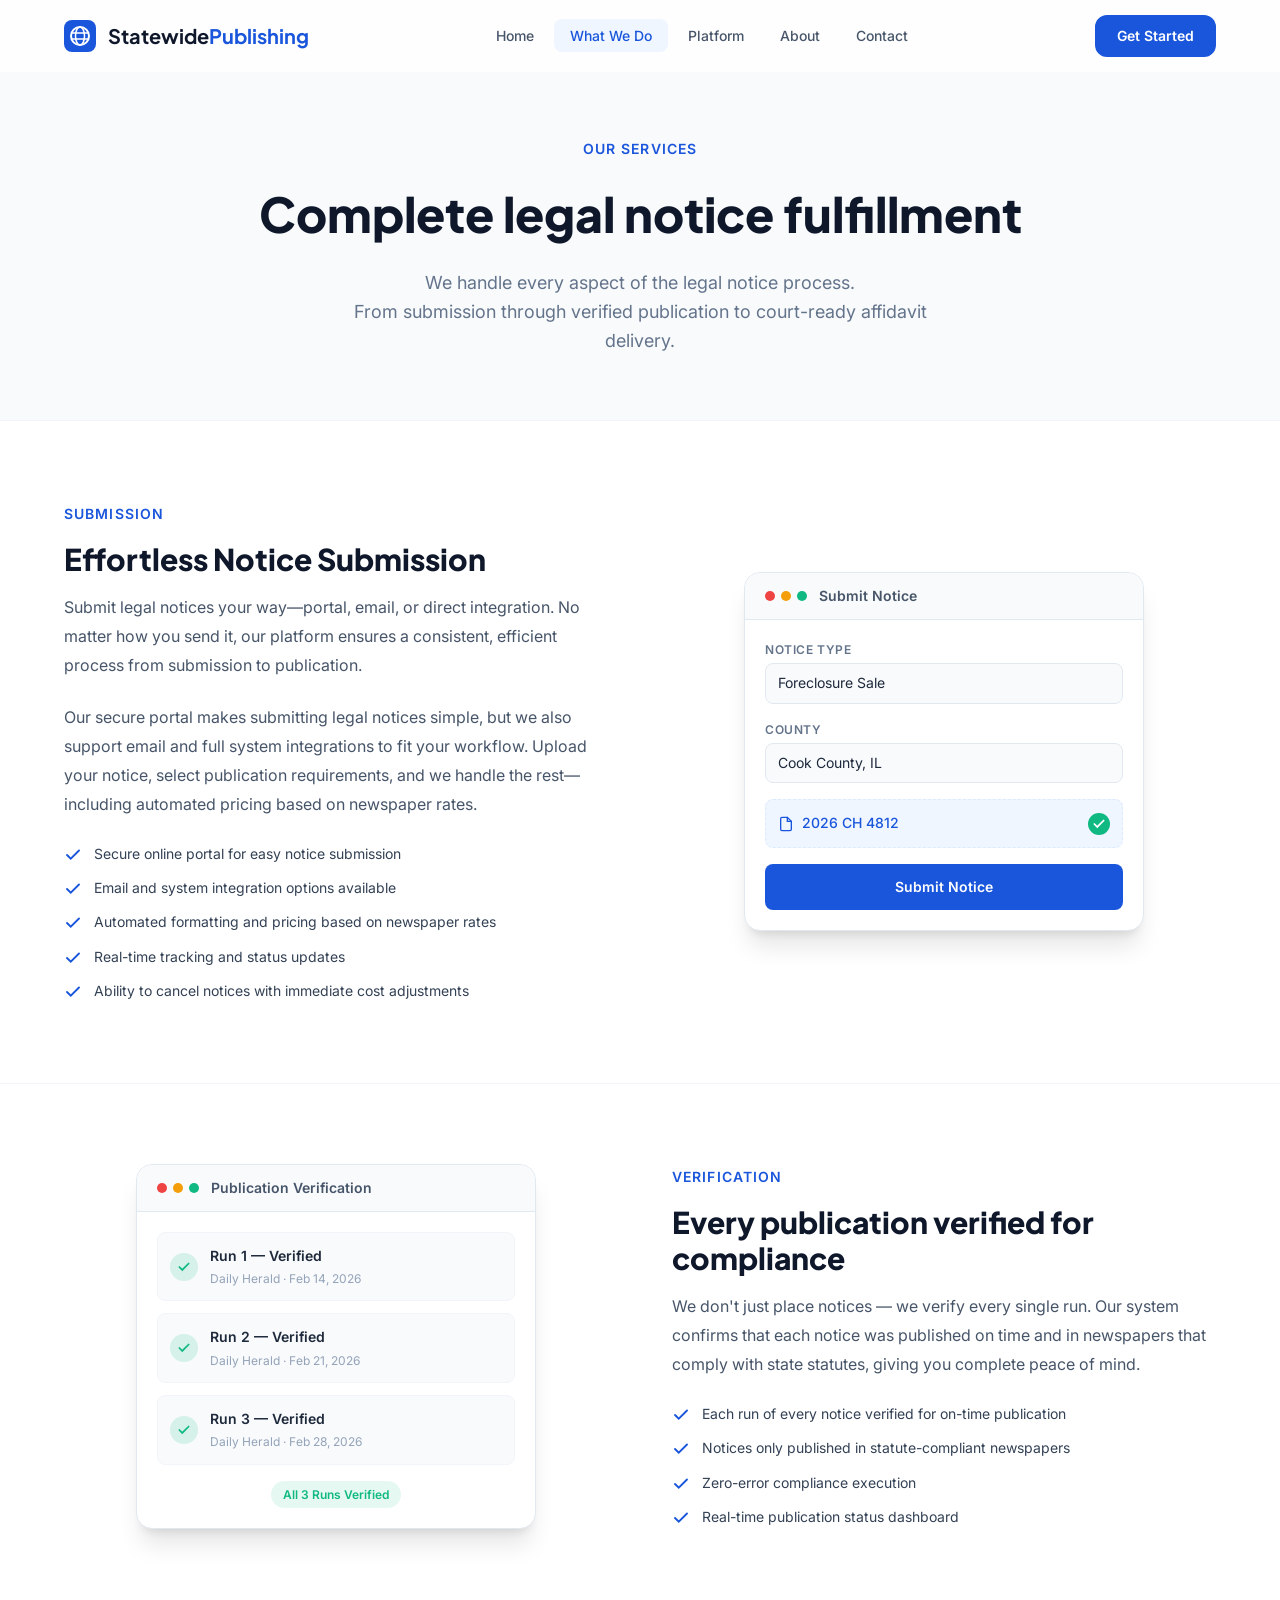
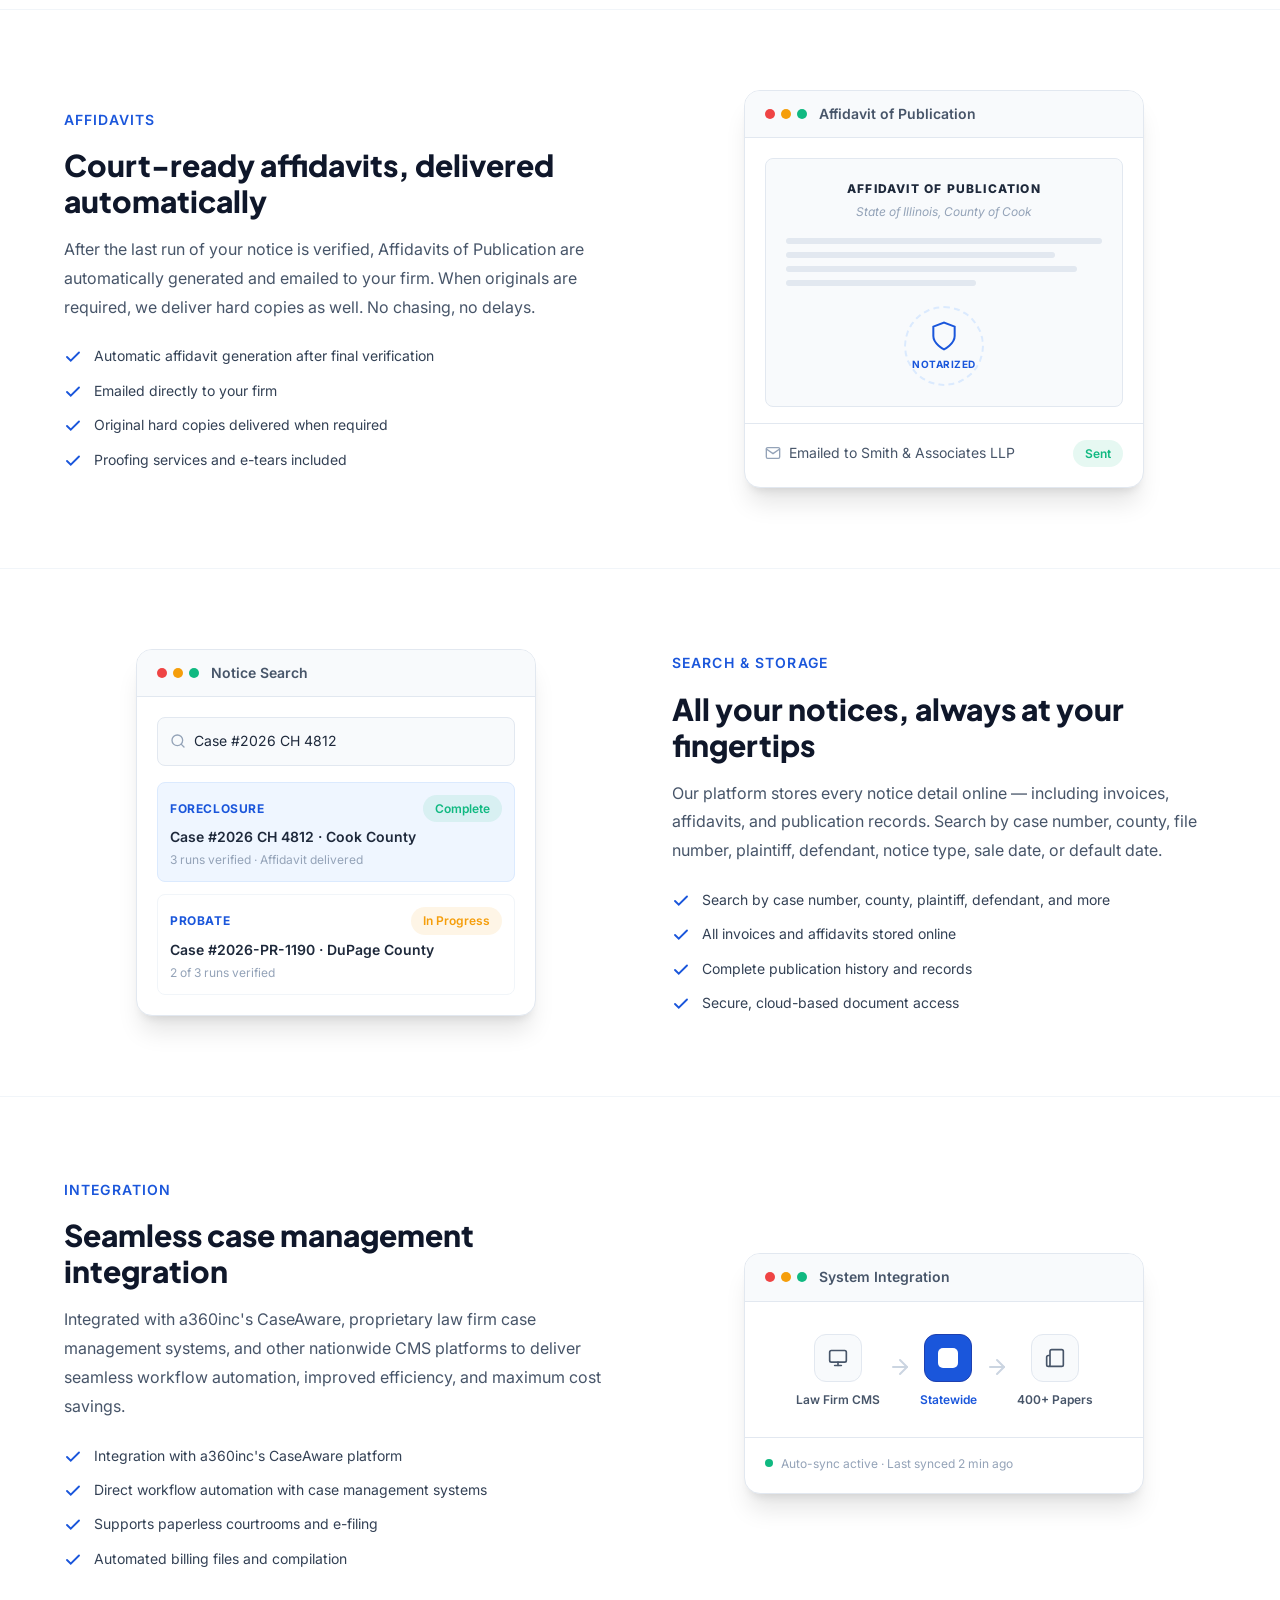
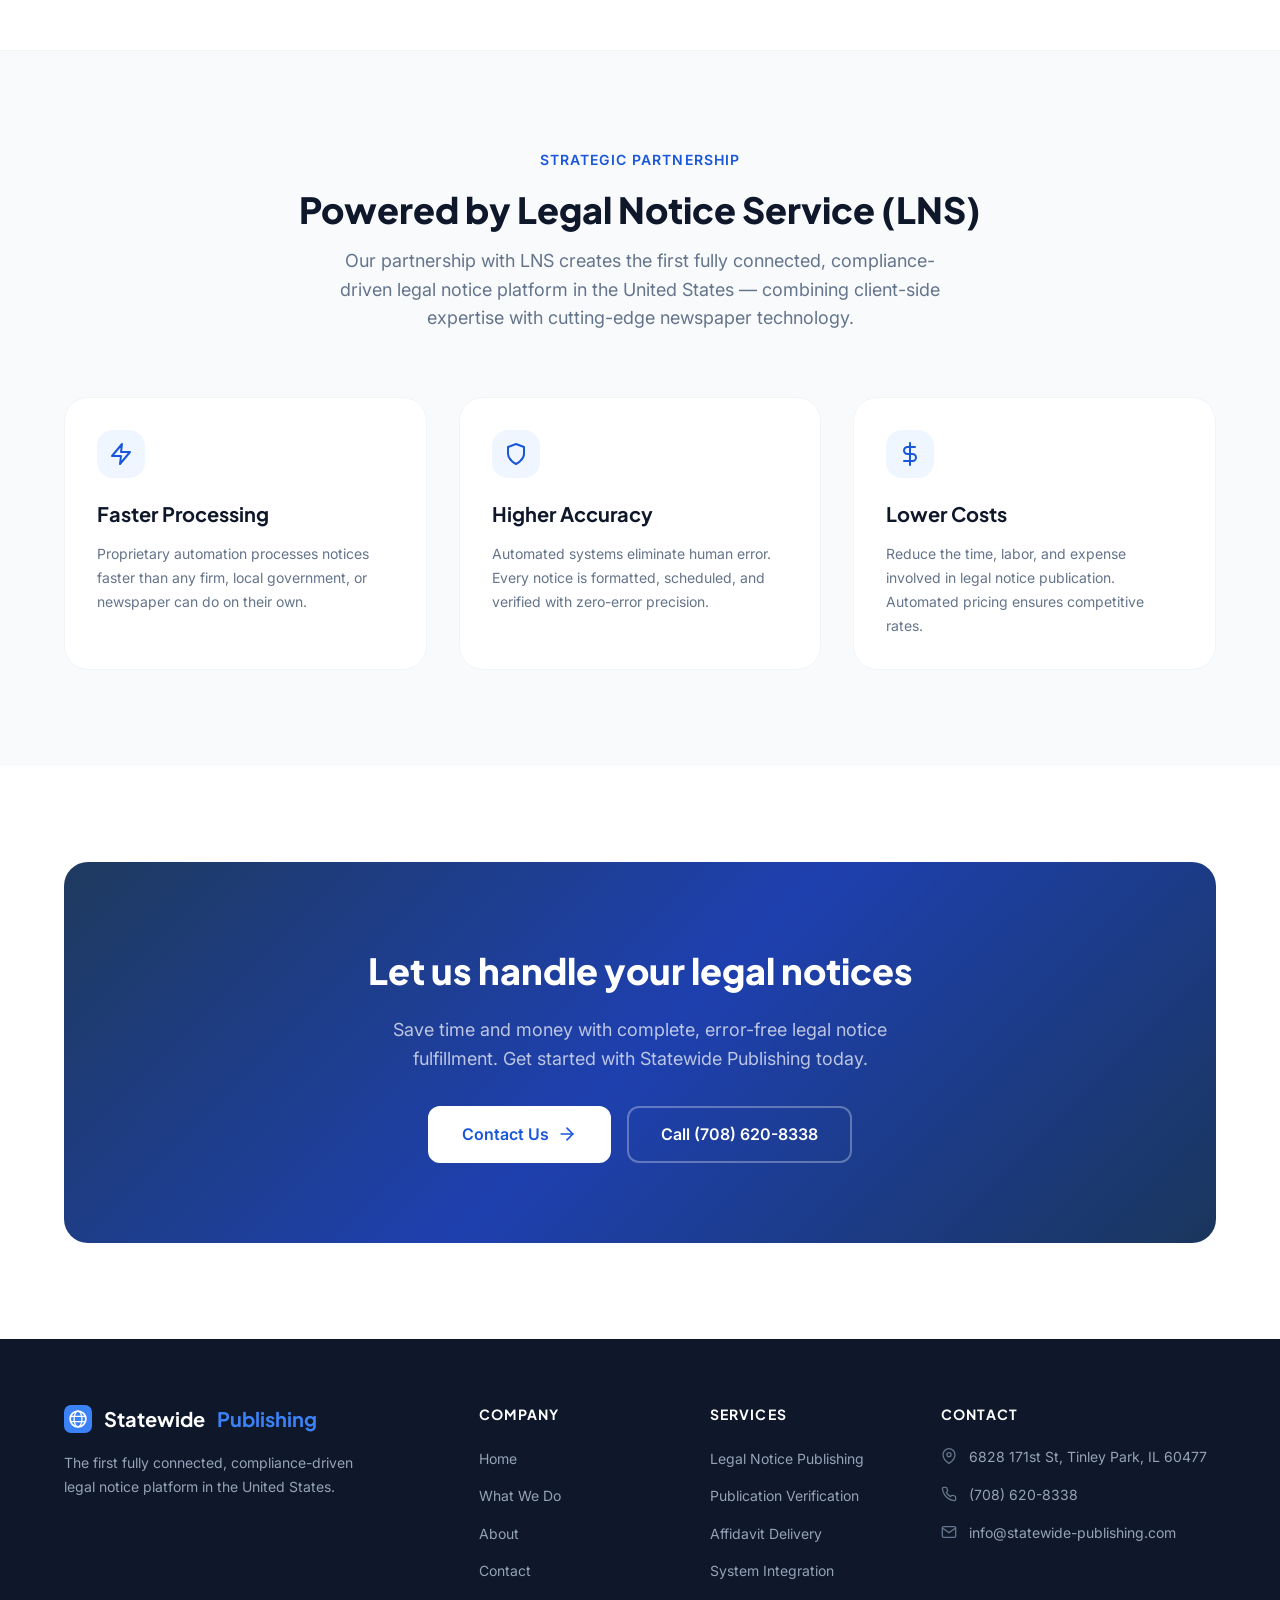
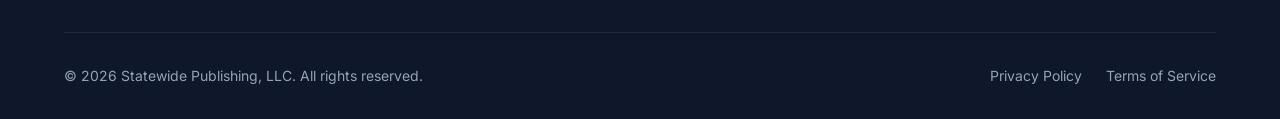
<file: what-we-do.html>
<!DOCTYPE html>
<html lang="en">
<head>
  <meta charset="UTF-8">
  <meta name="viewport" content="width=device-width, initial-scale=1.0">
  <meta name="description" content="Statewide Publishing provides complete legal notice fulfillment — online submission, verified publication, affidavit delivery, and case management integration.">
  <title>What We Do | Statewide Publishing</title>
  <link rel="preconnect" href="https://fonts.googleapis.com">
  <link rel="preconnect" href="https://fonts.gstatic.com" crossorigin>
  <link href="https://fonts.googleapis.com/css2?family=Inter:wght@300;400;500;600;700;800&family=Plus+Jakarta+Sans:wght@500;600;700;800&display=swap" rel="stylesheet">
  <link rel="icon" type="image/svg+xml" href="assets/favicon.svg">
  <link rel="stylesheet" href="assets/css/styles.css">
</head>
<body>
  <!-- Navigation -->
  <header class="header" id="header">
    <nav class="nav container">
      <a href="index.html" class="nav__logo">
        <span class="nav__logo-icon">
          <svg width="32" height="32" viewBox="0 0 32 32" fill="none" xmlns="http://www.w3.org/2000/svg">
            <rect width="32" height="32" rx="8" fill="currentColor"/>
            <circle cx="16" cy="16" r="9" stroke="white" stroke-width="2"/><ellipse cx="16" cy="16" rx="4.5" ry="9" stroke="white" stroke-width="1.5"/><path d="M7.5 13h17M7.5 19h17" stroke="white" stroke-width="1.5" stroke-linecap="round"/>
          </svg>
        </span>
        <span class="nav__logo-text">Statewide<span class="accent">Publishing</span></span>
      </a>
      <div class="nav__menu" id="nav-menu">
        <ul class="nav__list">
          <li class="nav__item"><a href="index.html" class="nav__link">Home</a></li>
          <li class="nav__item"><a href="what-we-do.html" class="nav__link active">What We Do</a></li>
          <li class="nav__item"><a href="index.html#features" class="nav__link">Platform</a></li>
          <li class="nav__item"><a href="index.html#about" class="nav__link">About</a></li>
          <li class="nav__item"><a href="contact.html" class="nav__link">Contact</a></li>
        </ul>
        <button class="nav__close" id="nav-close" aria-label="Close menu">
          <svg width="24" height="24" viewBox="0 0 24 24" fill="none" stroke="currentColor" stroke-width="2" stroke-linecap="round"><line x1="18" y1="6" x2="6" y2="18"/><line x1="6" y1="6" x2="18" y2="18"/></svg>
        </button>
      </div>
      <div class="nav__actions">
        <a href="contact.html" class="btn btn--primary btn--sm">Get Started</a>
        <button class="nav__toggle" id="nav-toggle" aria-label="Open menu">
          <svg width="24" height="24" viewBox="0 0 24 24" fill="none" stroke="currentColor" stroke-width="2" stroke-linecap="round"><line x1="3" y1="6" x2="21" y2="6"/><line x1="3" y1="12" x2="21" y2="12"/><line x1="3" y1="18" x2="21" y2="18"/></svg>
        </button>
      </div>
    </nav>
  </header>

  <main>
    <!-- Page Hero -->
    <section class="page-hero">
      <div class="container">
        <span class="section-tag" data-animate="fade-up">Our Services</span>
        <h1 class="page-hero__title" data-animate="fade-up" data-delay="100">Complete legal notice fulfillment</h1>
        <p class="page-hero__description" data-animate="fade-up" data-delay="200">We handle every aspect of the legal notice process.<br>From submission through verified publication to court-ready affidavit delivery.</p>
      </div>
    </section>

    <!-- Service 1: Online Submission -->
    <section class="service-detail" id="submission">
      <div class="container">
        <div class="service-detail__grid">
          <div class="service-detail__content" data-animate="fade-right">
            <span class="section-tag">Submission</span>
            <h2 class="section-title">Effortless Notice Submission</h2>
            <p class="service-detail__text">Submit legal notices your way—portal, email, or direct integration. No matter how you send it, our platform ensures a consistent, efficient process from submission to publication.</p>
            <p class="service-detail__text">Our secure portal makes submitting legal notices simple, but we also support email and full system integrations to fit your workflow. Upload your notice, select publication requirements, and we handle the rest—including automated pricing based on newspaper rates.</p>
            <ul class="service-detail__list">
              <li>
                <svg width="18" height="18" viewBox="0 0 24 24" fill="none" stroke="currentColor" stroke-width="2.5" stroke-linecap="round"><polyline points="20 6 9 17 4 12"/></svg>
                Secure online portal for easy notice submission
              </li>
              <li>
                <svg width="18" height="18" viewBox="0 0 24 24" fill="none" stroke="currentColor" stroke-width="2.5" stroke-linecap="round"><polyline points="20 6 9 17 4 12"/></svg>
                Email and system integration options available
              </li>
              <li>
                <svg width="18" height="18" viewBox="0 0 24 24" fill="none" stroke="currentColor" stroke-width="2.5" stroke-linecap="round"><polyline points="20 6 9 17 4 12"/></svg>
                Automated formatting and pricing based on newspaper rates
              </li>
              <li>
                <svg width="18" height="18" viewBox="0 0 24 24" fill="none" stroke="currentColor" stroke-width="2.5" stroke-linecap="round"><polyline points="20 6 9 17 4 12"/></svg>
                Real-time tracking and status updates
              </li>
              <li>
                <svg width="18" height="18" viewBox="0 0 24 24" fill="none" stroke="currentColor" stroke-width="2.5" stroke-linecap="round"><polyline points="20 6 9 17 4 12"/></svg>
                Ability to cancel notices with immediate cost adjustments
              </li>
            </ul>
          </div>
          <div class="service-detail__visual" data-animate="fade-left" data-delay="200">
            <div class="service-mock">
              <div class="service-mock__header">
                <div class="service-mock__dots"><span></span><span></span><span></span></div>
                <span class="service-mock__title">Submit Notice</span>
              </div>
              <div class="service-mock__body">
                <div class="service-mock__field">
                  <span class="service-mock__label">Notice Type</span>
                  <div class="service-mock__input">Foreclosure Sale</div>
                </div>
                <div class="service-mock__field">
                  <span class="service-mock__label">County</span>
                  <div class="service-mock__input">Cook County, IL</div>
                </div>
                <div class="service-mock__upload">
                  <svg width="16" height="16" viewBox="0 0 24 24" fill="none" stroke="currentColor" stroke-width="2" stroke-linecap="round"><path d="M14 2H6a2 2 0 0 0-2 2v16a2 2 0 0 0 2 2h12a2 2 0 0 0 2-2V8z"/><polyline points="14 2 14 8 20 8"/></svg>
                  <span>2026 CH 4812</span>
                  <span class="service-mock__check">
                    <svg width="14" height="14" viewBox="0 0 24 24" fill="none" stroke="currentColor" stroke-width="3" stroke-linecap="round"><polyline points="20 6 9 17 4 12"/></svg>
                  </span>
                </div>
                <div class="service-mock__btn">Submit Notice</div>
              </div>
            </div>
          </div>
        </div>
      </div>
    </section>

    <!-- Service 2: Verified Publication -->
    <section class="service-detail" id="verification">
      <div class="container">
        <div class="service-detail__grid service-detail__grid--reverse">
          <div class="service-detail__content" data-animate="fade-left">
            <span class="section-tag">Verification</span>
            <h2 class="section-title">Every publication verified for compliance</h2>
            <p class="service-detail__text">We don't just place notices — we verify every single run. Our system confirms that each notice was published on time and in newspapers that comply with state statutes, giving you complete peace of mind.</p>
            <ul class="service-detail__list">
              <li>
                <svg width="18" height="18" viewBox="0 0 24 24" fill="none" stroke="currentColor" stroke-width="2.5" stroke-linecap="round"><polyline points="20 6 9 17 4 12"/></svg>
                Each run of every notice verified for on-time publication
              </li>
              <li>
                <svg width="18" height="18" viewBox="0 0 24 24" fill="none" stroke="currentColor" stroke-width="2.5" stroke-linecap="round"><polyline points="20 6 9 17 4 12"/></svg>
                Notices only published in statute-compliant newspapers
              </li>
              <li>
                <svg width="18" height="18" viewBox="0 0 24 24" fill="none" stroke="currentColor" stroke-width="2.5" stroke-linecap="round"><polyline points="20 6 9 17 4 12"/></svg>
                Zero-error compliance execution
              </li>
              <li>
                <svg width="18" height="18" viewBox="0 0 24 24" fill="none" stroke="currentColor" stroke-width="2.5" stroke-linecap="round"><polyline points="20 6 9 17 4 12"/></svg>
                Real-time publication status dashboard
              </li>
            </ul>
          </div>
          <div class="service-detail__visual" data-animate="fade-right" data-delay="200">
            <div class="service-mock">
              <div class="service-mock__header">
                <div class="service-mock__dots"><span></span><span></span><span></span></div>
                <span class="service-mock__title">Publication Verification</span>
              </div>
              <div class="service-mock__body">
                <div class="service-mock__timeline">
                  <div class="service-mock__run">
                    <div class="service-mock__run-icon service-mock__run-icon--success">
                      <svg width="14" height="14" viewBox="0 0 24 24" fill="none" stroke="currentColor" stroke-width="3" stroke-linecap="round"><polyline points="20 6 9 17 4 12"/></svg>
                    </div>
                    <div class="service-mock__run-info">
                      <span class="service-mock__run-label">Run 1 — Verified</span>
                      <span class="service-mock__run-meta">Daily Herald &middot; Feb 14, 2026</span>
                    </div>
                  </div>
                  <div class="service-mock__run">
                    <div class="service-mock__run-icon service-mock__run-icon--success">
                      <svg width="14" height="14" viewBox="0 0 24 24" fill="none" stroke="currentColor" stroke-width="3" stroke-linecap="round"><polyline points="20 6 9 17 4 12"/></svg>
                    </div>
                    <div class="service-mock__run-info">
                      <span class="service-mock__run-label">Run 2 — Verified</span>
                      <span class="service-mock__run-meta">Daily Herald &middot; Feb 21, 2026</span>
                    </div>
                  </div>
                  <div class="service-mock__run">
                    <div class="service-mock__run-icon service-mock__run-icon--success">
                      <svg width="14" height="14" viewBox="0 0 24 24" fill="none" stroke="currentColor" stroke-width="3" stroke-linecap="round"><polyline points="20 6 9 17 4 12"/></svg>
                    </div>
                    <div class="service-mock__run-info">
                      <span class="service-mock__run-label">Run 3 — Verified</span>
                      <span class="service-mock__run-meta">Daily Herald &middot; Feb 28, 2026</span>
                    </div>
                  </div>
                </div>
                <div class="service-mock__status">
                  <span class="service-mock__status-badge service-mock__status-badge--success">All 3 Runs Verified</span>
                </div>
              </div>
            </div>
          </div>
        </div>
      </div>
    </section>

    <!-- Service 3: Affidavit Delivery -->
    <section class="service-detail" id="affidavits">
      <div class="container">
        <div class="service-detail__grid">
          <div class="service-detail__content" data-animate="fade-right">
            <span class="section-tag">Affidavits</span>
            <h2 class="section-title">Court-ready affidavits, delivered automatically</h2>
            <p class="service-detail__text">After the last run of your notice is verified, Affidavits of Publication are automatically generated and emailed to your firm. When originals are required, we deliver hard copies as well. No chasing, no delays.</p>
            <ul class="service-detail__list">
              <li>
                <svg width="18" height="18" viewBox="0 0 24 24" fill="none" stroke="currentColor" stroke-width="2.5" stroke-linecap="round"><polyline points="20 6 9 17 4 12"/></svg>
                Automatic affidavit generation after final verification
              </li>
              <li>
                <svg width="18" height="18" viewBox="0 0 24 24" fill="none" stroke="currentColor" stroke-width="2.5" stroke-linecap="round"><polyline points="20 6 9 17 4 12"/></svg>
                Emailed directly to your firm
              </li>
              <li>
                <svg width="18" height="18" viewBox="0 0 24 24" fill="none" stroke="currentColor" stroke-width="2.5" stroke-linecap="round"><polyline points="20 6 9 17 4 12"/></svg>
                Original hard copies delivered when required
              </li>
              <li>
                <svg width="18" height="18" viewBox="0 0 24 24" fill="none" stroke="currentColor" stroke-width="2.5" stroke-linecap="round"><polyline points="20 6 9 17 4 12"/></svg>
                Proofing services and e-tears included
              </li>
            </ul>
          </div>
          <div class="service-detail__visual" data-animate="fade-left" data-delay="200">
            <div class="service-mock">
              <div class="service-mock__header">
                <div class="service-mock__dots"><span></span><span></span><span></span></div>
                <span class="service-mock__title">Affidavit of Publication</span>
              </div>
              <div class="service-mock__body">
                <div class="service-mock__doc">
                  <div class="service-mock__doc-title">AFFIDAVIT OF PUBLICATION</div>
                  <div class="service-mock__doc-subtitle">State of Illinois, County of Cook</div>
                  <div class="service-mock__doc-lines">
                    <div class="service-mock__doc-line" style="width: 100%"></div>
                    <div class="service-mock__doc-line" style="width: 85%"></div>
                    <div class="service-mock__doc-line" style="width: 92%"></div>
                    <div class="service-mock__doc-line" style="width: 60%"></div>
                  </div>
                  <div class="service-mock__doc-seal">
                    <svg width="36" height="36" viewBox="0 0 24 24" fill="none" stroke="currentColor" stroke-width="1.5" stroke-linecap="round"><path d="M12 22s8-4 8-10V5l-8-3-8 3v7c0 6 8 10 8 10z"/></svg>
                    <span>Notarized</span>
                  </div>
                </div>
                <div class="service-mock__divider"></div>
                <div class="service-mock__deliver">
                  <svg width="16" height="16" viewBox="0 0 24 24" fill="none" stroke="currentColor" stroke-width="2" stroke-linecap="round"><path d="M4 4h16c1.1 0 2 .9 2 2v12c0 1.1-.9 2-2 2H4c-1.1 0-2-.9-2-2V6c0-1.1.9-2 2-2z"/><polyline points="22,6 12,13 2,6"/></svg>
                  <span>Emailed to Smith & Associates LLP</span>
                  <span class="service-mock__status-badge service-mock__status-badge--success">Sent</span>
                </div>
              </div>
            </div>
          </div>
        </div>
      </div>
    </section>

    <!-- Service 4: Search & Storage -->
    <section class="service-detail">
      <div class="container">
        <div class="service-detail__grid service-detail__grid--reverse">
          <div class="service-detail__content" data-animate="fade-left">
            <span class="section-tag">Search & Storage</span>
            <h2 class="section-title">All your notices, always at your fingertips</h2>
            <p class="service-detail__text">Our platform stores every notice detail online — including invoices, affidavits, and publication records. Search by case number, county, file number, plaintiff, defendant, notice type, sale date, or default date.</p>
            <ul class="service-detail__list">
              <li>
                <svg width="18" height="18" viewBox="0 0 24 24" fill="none" stroke="currentColor" stroke-width="2.5" stroke-linecap="round"><polyline points="20 6 9 17 4 12"/></svg>
                Search by case number, county, plaintiff, defendant, and more
              </li>
              <li>
                <svg width="18" height="18" viewBox="0 0 24 24" fill="none" stroke="currentColor" stroke-width="2.5" stroke-linecap="round"><polyline points="20 6 9 17 4 12"/></svg>
                All invoices and affidavits stored online
              </li>
              <li>
                <svg width="18" height="18" viewBox="0 0 24 24" fill="none" stroke="currentColor" stroke-width="2.5" stroke-linecap="round"><polyline points="20 6 9 17 4 12"/></svg>
                Complete publication history and records
              </li>
              <li>
                <svg width="18" height="18" viewBox="0 0 24 24" fill="none" stroke="currentColor" stroke-width="2.5" stroke-linecap="round"><polyline points="20 6 9 17 4 12"/></svg>
                Secure, cloud-based document access
              </li>
            </ul>
          </div>
          <div class="service-detail__visual" data-animate="fade-right" data-delay="200">
            <div class="service-mock">
              <div class="service-mock__header">
                <div class="service-mock__dots"><span></span><span></span><span></span></div>
                <span class="service-mock__title">Notice Search</span>
              </div>
              <div class="service-mock__body">
                <div class="service-mock__searchbar">
                  <svg width="16" height="16" viewBox="0 0 24 24" fill="none" stroke="currentColor" stroke-width="2" stroke-linecap="round"><circle cx="11" cy="11" r="8"/><line x1="21" y1="21" x2="16.65" y2="16.65"/></svg>
                  <span>Case #2026 CH 4812</span>
                </div>
                <div class="service-mock__results">
                  <div class="service-mock__result">
                    <div class="service-mock__result-top">
                      <span class="service-mock__result-type">Foreclosure</span>
                      <span class="service-mock__status-badge service-mock__status-badge--success">Complete</span>
                    </div>
                    <div class="service-mock__result-case">Case #2026 CH 4812 &middot; Cook County</div>
                    <div class="service-mock__result-meta">3 runs verified &middot; Affidavit delivered</div>
                  </div>
                  <div class="service-mock__result">
                    <div class="service-mock__result-top">
                      <span class="service-mock__result-type">Probate</span>
                      <span class="service-mock__status-badge service-mock__status-badge--pending">In Progress</span>
                    </div>
                    <div class="service-mock__result-case">Case #2026-PR-1190 &middot; DuPage County</div>
                    <div class="service-mock__result-meta">2 of 3 runs verified</div>
                  </div>
                </div>
              </div>
            </div>
          </div>
        </div>
      </div>
    </section>

    <!-- Service 5: System Integration -->
    <section class="service-detail" id="integration">
      <div class="container">
        <div class="service-detail__grid">
          <div class="service-detail__content" data-animate="fade-right">
            <span class="section-tag">Integration</span>
            <h2 class="section-title">Seamless case management integration</h2>
            <p class="service-detail__text">Integrated with a360inc's CaseAware, proprietary law firm case management systems, and other nationwide CMS platforms to deliver seamless workflow automation, improved efficiency, and maximum cost savings.</p>
            <ul class="service-detail__list">
              <li>
                <svg width="18" height="18" viewBox="0 0 24 24" fill="none" stroke="currentColor" stroke-width="2.5" stroke-linecap="round"><polyline points="20 6 9 17 4 12"/></svg>
                Integration with a360inc's CaseAware platform
              </li>
              <li>
                <svg width="18" height="18" viewBox="0 0 24 24" fill="none" stroke="currentColor" stroke-width="2.5" stroke-linecap="round"><polyline points="20 6 9 17 4 12"/></svg>
                Direct workflow automation with case management systems
              </li>
              <li>
                <svg width="18" height="18" viewBox="0 0 24 24" fill="none" stroke="currentColor" stroke-width="2.5" stroke-linecap="round"><polyline points="20 6 9 17 4 12"/></svg>
                Supports paperless courtrooms and e-filing
              </li>
              <li>
                <svg width="18" height="18" viewBox="0 0 24 24" fill="none" stroke="currentColor" stroke-width="2.5" stroke-linecap="round"><polyline points="20 6 9 17 4 12"/></svg>
                Automated billing files and compilation
              </li>
            </ul>
          </div>
          <div class="service-detail__visual" data-animate="fade-left" data-delay="200">
            <div class="service-mock">
              <div class="service-mock__header">
                <div class="service-mock__dots"><span></span><span></span><span></span></div>
                <span class="service-mock__title">System Integration</span>
              </div>
              <div class="service-mock__body">
                <div class="service-mock__flow">
                  <div class="service-mock__node">
                    <div class="service-mock__node-icon">
                      <svg width="20" height="20" viewBox="0 0 24 24" fill="none" stroke="currentColor" stroke-width="2" stroke-linecap="round"><rect x="2" y="3" width="20" height="14" rx="2" ry="2"/><line x1="8" y1="21" x2="16" y2="21"/><line x1="12" y1="17" x2="12" y2="21"/></svg>
                    </div>
                    <span class="service-mock__node-label">Law Firm CMS</span>
                  </div>
                  <div class="service-mock__flow-connector">
                    <svg width="24" height="24" viewBox="0 0 24 24" fill="none" stroke="currentColor" stroke-width="2" stroke-linecap="round" stroke-linejoin="round"><line x1="5" y1="12" x2="19" y2="12"/><polyline points="12 5 19 12 12 19"/></svg>
                  </div>
                  <div class="service-mock__node service-mock__node--primary">
                    <div class="service-mock__node-icon">
                      <svg width="20" height="20" viewBox="0 0 32 32" fill="none" xmlns="http://www.w3.org/2000/svg"><rect width="32" height="32" rx="8" fill="currentColor"/><circle cx="16" cy="16" r="9" stroke="white" stroke-width="2"/><ellipse cx="16" cy="16" rx="4.5" ry="9" stroke="white" stroke-width="1.5"/><path d="M7.5 13h17M7.5 19h17" stroke="white" stroke-width="1.5" stroke-linecap="round"/></svg>
                    </div>
                    <span class="service-mock__node-label">Statewide</span>
                  </div>
                  <div class="service-mock__flow-connector">
                    <svg width="24" height="24" viewBox="0 0 24 24" fill="none" stroke="currentColor" stroke-width="2" stroke-linecap="round" stroke-linejoin="round"><line x1="5" y1="12" x2="19" y2="12"/><polyline points="12 5 19 12 12 19"/></svg>
                  </div>
                  <div class="service-mock__node">
                    <div class="service-mock__node-icon">
                      <svg width="20" height="20" viewBox="0 0 24 24" fill="none" stroke="currentColor" stroke-width="2" stroke-linecap="round"><path d="M4 22h16a2 2 0 0 0 2-2V4a2 2 0 0 0-2-2H8a2 2 0 0 0-2 2v16a2 2 0 0 1-2 2zm0 0a2 2 0 0 1-2-2v-9c0-1.1.9-2 2-2h2"/></svg>
                    </div>
                    <span class="service-mock__node-label">400+ Papers</span>
                  </div>
                </div>
                <div class="service-mock__divider"></div>
                <div class="service-mock__sync">
                  <div class="service-mock__sync-dot"></div>
                  <span>Auto-sync active &middot; Last synced 2 min ago</span>
                </div>
              </div>
            </div>
          </div>
        </div>
      </div>
    </section>

    <!-- Partnership Section -->
    <section class="features" style="background: var(--color-gray-50);">
      <div class="container">
        <div class="section-header" data-animate="fade-up">
          <span class="section-tag">Strategic Partnership</span>
          <h2 class="section-title">Powered by Legal Notice Service (LNS)</h2>
          <p class="section-description">Our partnership with LNS creates the first fully connected, compliance-driven legal notice platform in the United States — combining client-side expertise with cutting-edge newspaper technology.</p>
        </div>
        <div class="features__grid">
          <div class="feature-card" data-animate="fade-up" data-delay="0">
            <div class="feature-card__icon">
              <svg width="24" height="24" viewBox="0 0 24 24" fill="none" stroke="currentColor" stroke-width="2" stroke-linecap="round" stroke-linejoin="round"><path d="M13 2L3 14h9l-1 8 10-12h-9l1-8z"/></svg>
            </div>
            <h3 class="feature-card__title">Faster Processing</h3>
            <p class="feature-card__description">Proprietary automation processes notices faster than any firm, local government, or newspaper can do on their own.</p>
          </div>
          <div class="feature-card" data-animate="fade-up" data-delay="100">
            <div class="feature-card__icon">
              <svg width="24" height="24" viewBox="0 0 24 24" fill="none" stroke="currentColor" stroke-width="2" stroke-linecap="round" stroke-linejoin="round"><path d="M12 22s8-4 8-10V5l-8-3-8 3v7c0 6 8 10 8 10z"/></svg>
            </div>
            <h3 class="feature-card__title">Higher Accuracy</h3>
            <p class="feature-card__description">Automated systems eliminate human error. Every notice is formatted, scheduled, and verified with zero-error precision.</p>
          </div>
          <div class="feature-card" data-animate="fade-up" data-delay="200">
            <div class="feature-card__icon">
              <svg width="24" height="24" viewBox="0 0 24 24" fill="none" stroke="currentColor" stroke-width="2" stroke-linecap="round" stroke-linejoin="round"><line x1="12" y1="1" x2="12" y2="23"/><path d="M17 5H9.5a3.5 3.5 0 0 0 0 7h5a3.5 3.5 0 0 1 0 7H6"/></svg>
            </div>
            <h3 class="feature-card__title">Lower Costs</h3>
            <p class="feature-card__description">Reduce the time, labor, and expense involved in legal notice publication. Automated pricing ensures competitive rates.</p>
          </div>
        </div>
      </div>
    </section>

    <!-- CTA Section -->
    <section class="cta">
      <div class="container">
        <div class="cta__card" data-animate="fade-up">
          <div class="cta__bg">
            <div class="cta__gradient"></div>
          </div>
          <div class="cta__content">
            <h2 class="cta__title">Let us handle your legal notices</h2>
            <p class="cta__description">Save time and money with complete, error-free legal notice fulfillment. Get started with Statewide Publishing today.</p>
            <div class="cta__actions">
              <a href="contact.html" class="btn btn--white btn--lg">
                Contact Us
                <svg width="20" height="20" viewBox="0 0 24 24" fill="none" stroke="currentColor" stroke-width="2" stroke-linecap="round" stroke-linejoin="round"><line x1="5" y1="12" x2="19" y2="12"/><polyline points="12 5 19 12 12 19"/></svg>
              </a>
              <a href="tel:7086208338" class="btn btn--ghost btn--lg">Call (708) 620-8338</a>
            </div>
          </div>
        </div>
      </div>
    </section>
  </main>

  <!-- Footer -->
  <footer class="footer">
    <div class="container">
      <div class="footer__grid">
        <div class="footer__brand">
          <a href="index.html" class="footer__logo">
            <span class="nav__logo-icon">
              <svg width="28" height="28" viewBox="0 0 32 32" fill="none" xmlns="http://www.w3.org/2000/svg">
                <rect width="32" height="32" rx="8" fill="currentColor"/>
                <circle cx="16" cy="16" r="9" stroke="white" stroke-width="2"/><ellipse cx="16" cy="16" rx="4.5" ry="9" stroke="white" stroke-width="1.5"/><path d="M7.5 13h17M7.5 19h17" stroke="white" stroke-width="1.5" stroke-linecap="round"/>
              </svg>
            </span>
            Statewide<span class="accent">Publishing</span>
          </a>
          <p class="footer__tagline">The first fully connected, compliance-driven legal notice platform in the United States.</p>
        </div>
        <div class="footer__links">
          <h4 class="footer__heading">Company</h4>
          <ul>
            <li><a href="index.html">Home</a></li>
            <li><a href="what-we-do.html">What We Do</a></li>
            <li><a href="index.html#about">About</a></li>
            <li><a href="contact.html">Contact</a></li>
          </ul>
        </div>
        <div class="footer__links">
          <h4 class="footer__heading">Services</h4>
          <ul>
            <li><a href="what-we-do.html">Legal Notice Publishing</a></li>
            <li><a href="what-we-do.html#verification">Publication Verification</a></li>
            <li><a href="what-we-do.html#affidavits">Affidavit Delivery</a></li>
            <li><a href="what-we-do.html#integration">System Integration</a></li>
          </ul>
        </div>
        <div class="footer__contact">
          <h4 class="footer__heading">Contact</h4>
          <ul>
            <li>
              <svg width="16" height="16" viewBox="0 0 24 24" fill="none" stroke="currentColor" stroke-width="2" stroke-linecap="round"><path d="M21 10c0 7-9 13-9 13s-9-6-9-13a9 9 0 0 1 18 0z"/><circle cx="12" cy="10" r="3"/></svg>
              6828 171st St, Tinley Park, IL 60477
            </li>
            <li>
              <svg width="16" height="16" viewBox="0 0 24 24" fill="none" stroke="currentColor" stroke-width="2" stroke-linecap="round"><path d="M22 16.92v3a2 2 0 0 1-2.18 2 19.79 19.79 0 0 1-8.63-3.07 19.5 19.5 0 0 1-6-6 19.79 19.79 0 0 1-3.07-8.67A2 2 0 0 1 4.11 2h3a2 2 0 0 1 2 1.72c.127.96.361 1.903.7 2.81a2 2 0 0 1-.45 2.11L8.09 9.91a16 16 0 0 0 6 6l1.27-1.27a2 2 0 0 1 2.11-.45c.907.339 1.85.573 2.81.7A2 2 0 0 1 22 16.92z"/></svg>
              <a href="tel:7086208338">(708) 620-8338</a>
            </li>
            <li>
              <svg width="16" height="16" viewBox="0 0 24 24" fill="none" stroke="currentColor" stroke-width="2" stroke-linecap="round"><path d="M4 4h16c1.1 0 2 .9 2 2v12c0 1.1-.9 2-2 2H4c-1.1 0-2-.9-2-2V6c0-1.1.9-2 2-2z"/><polyline points="22,6 12,13 2,6"/></svg>
              <a href="mailto:info@statewide-publishing.com">info@statewide-publishing.com</a>
            </li>
          </ul>
        </div>
      </div>
      <div class="footer__bottom">
        <p>&copy; 2026 Statewide Publishing, LLC. All rights reserved.</p>
        <div class="footer__bottom-links">
          <a href="#">Privacy Policy</a>
          <a href="#">Terms of Service</a>
        </div>
      </div>
    </div>
  </footer>

  <script src="assets/js/main.js"></script>
</body>
</html>
</file>
<file: assets/css/styles.css>
/* ============================================================
   STATEWIDE PUBLISHING — Modern Design System
   ============================================================ */

/* --- CSS Custom Properties (Design Tokens) --- */
:root {
  /* Colors */
  --color-primary: #1a56db;
  --color-primary-light: #3b82f6;
  --color-primary-dark: #1e40af;
  --color-primary-50: #eff6ff;
  --color-primary-100: #dbeafe;
  --color-primary-600: #2563eb;
  --color-primary-700: #1d4ed8;
  --color-primary-900: #1e3a5f;

  --color-secondary: #0f172a;
  --color-secondary-light: #1e293b;

  --color-accent: #06b6d4;
  --color-accent-light: #22d3ee;

  --color-success: #10b981;
  --color-warning: #f59e0b;
  --color-danger: #ef4444;

  --color-gray-50: #f8fafc;
  --color-gray-100: #f1f5f9;
  --color-gray-200: #e2e8f0;
  --color-gray-300: #cbd5e1;
  --color-gray-400: #94a3b8;
  --color-gray-500: #64748b;
  --color-gray-600: #475569;
  --color-gray-700: #334155;
  --color-gray-800: #1e293b;
  --color-gray-900: #0f172a;

  --color-white: #ffffff;
  --color-black: #000000;

  /* Typography */
  --font-primary: 'Inter', -apple-system, BlinkMacSystemFont, 'Segoe UI', sans-serif;
  --font-display: 'Plus Jakarta Sans', 'Inter', sans-serif;

  --text-xs: 0.75rem;
  --text-sm: 0.875rem;
  --text-base: 1rem;
  --text-lg: 1.125rem;
  --text-xl: 1.25rem;
  --text-2xl: 1.5rem;
  --text-3xl: 1.875rem;
  --text-4xl: 2.25rem;
  --text-5xl: 3rem;
  --text-6xl: 3.75rem;

  /* Spacing */
  --space-1: 0.25rem;
  --space-2: 0.5rem;
  --space-3: 0.75rem;
  --space-4: 1rem;
  --space-5: 1.25rem;
  --space-6: 1.5rem;
  --space-8: 2rem;
  --space-10: 2.5rem;
  --space-12: 3rem;
  --space-16: 4rem;
  --space-20: 5rem;
  --space-24: 6rem;

  /* Border Radius */
  --radius-sm: 0.375rem;
  --radius-md: 0.5rem;
  --radius-lg: 0.75rem;
  --radius-xl: 1rem;
  --radius-2xl: 1.5rem;
  --radius-full: 9999px;

  /* Shadows */
  --shadow-sm: 0 1px 2px 0 rgba(0, 0, 0, 0.05);
  --shadow-md: 0 4px 6px -1px rgba(0, 0, 0, 0.1), 0 2px 4px -2px rgba(0, 0, 0, 0.1);
  --shadow-lg: 0 10px 15px -3px rgba(0, 0, 0, 0.1), 0 4px 6px -4px rgba(0, 0, 0, 0.1);
  --shadow-xl: 0 20px 25px -5px rgba(0, 0, 0, 0.1), 0 8px 10px -6px rgba(0, 0, 0, 0.1);
  --shadow-2xl: 0 25px 50px -12px rgba(0, 0, 0, 0.25);

  /* Transitions */
  --transition-fast: 150ms cubic-bezier(0.4, 0, 0.2, 1);
  --transition-base: 250ms cubic-bezier(0.4, 0, 0.2, 1);
  --transition-slow: 350ms cubic-bezier(0.4, 0, 0.2, 1);

  /* Layout */
  --container-max: 1200px;
  --header-height: 72px;
}

/* --- Reset & Base --- */
*,
*::before,
*::after {
  margin: 0;
  padding: 0;
  box-sizing: border-box;
}

html {
  scroll-behavior: smooth;
  -webkit-font-smoothing: antialiased;
  -moz-osx-font-smoothing: grayscale;
}

body {
  font-family: var(--font-primary);
  font-size: var(--text-base);
  line-height: 1.6;
  color: var(--color-gray-700);
  background-color: var(--color-white);
  overflow-x: hidden;
}

a {
  text-decoration: none;
  color: inherit;
  transition: color var(--transition-fast);
}

ul {
  list-style: none;
}

img {
  max-width: 100%;
  display: block;
}

button {
  border: none;
  background: none;
  cursor: pointer;
  font-family: inherit;
}

/* --- Container --- */
.container {
  max-width: var(--container-max);
  margin: 0 auto;
  padding: 0 var(--space-6);
}

/* --- Typography Utilities --- */
.gradient-text {
  background: linear-gradient(135deg, var(--color-primary) 0%, var(--color-accent) 100%);
  -webkit-background-clip: text;
  -webkit-text-fill-color: transparent;
  background-clip: text;
}

.accent {
  color: var(--color-primary);
}

.section-tag {
  display: inline-block;
  font-family: var(--font-primary);
  font-size: var(--text-sm);
  font-weight: 600;
  color: var(--color-primary);
  text-transform: uppercase;
  letter-spacing: 0.08em;
  margin-bottom: var(--space-4);
}

.section-title {
  font-family: var(--font-display);
  font-size: var(--text-4xl);
  font-weight: 800;
  color: var(--color-gray-900);
  line-height: 1.2;
  margin-bottom: var(--space-4);
}

.section-description {
  font-size: var(--text-lg);
  color: var(--color-gray-500);
  max-width: 640px;
  margin: 0 auto;
}

.section-header {
  text-align: center;
  margin-bottom: var(--space-16);
}

/* --- Buttons --- */
.btn {
  display: inline-flex;
  align-items: center;
  justify-content: center;
  gap: var(--space-2);
  font-family: var(--font-primary);
  font-weight: 600;
  border-radius: var(--radius-lg);
  transition: all var(--transition-base);
  cursor: pointer;
  white-space: nowrap;
  border: 2px solid transparent;
}

.btn--sm {
  padding: 0.5rem 1.25rem;
  font-size: var(--text-sm);
}

.btn--md {
  padding: 0.625rem 1.5rem;
  font-size: var(--text-sm);
}

.btn--lg {
  padding: 0.875rem 2rem;
  font-size: var(--text-base);
}

.btn--primary {
  background: var(--color-primary);
  color: var(--color-white);
  border-color: var(--color-primary);
}

.btn--primary:hover {
  background: var(--color-primary-dark);
  border-color: var(--color-primary-dark);
  transform: translateY(-1px);
  box-shadow: var(--shadow-lg);
}

.btn--outline {
  background: transparent;
  color: var(--color-gray-700);
  border-color: var(--color-gray-300);
}

.btn--outline:hover {
  border-color: var(--color-primary);
  color: var(--color-primary);
  transform: translateY(-1px);
}

.btn--white {
  background: var(--color-white);
  color: var(--color-primary);
  border-color: var(--color-white);
}

.btn--white:hover {
  background: var(--color-primary-50);
  transform: translateY(-1px);
  box-shadow: var(--shadow-lg);
}

.btn--ghost {
  background: transparent;
  color: var(--color-white);
  border-color: rgba(255, 255, 255, 0.3);
}

.btn--ghost:hover {
  background: rgba(255, 255, 255, 0.1);
  border-color: rgba(255, 255, 255, 0.5);
}

/* ============================================================
   HEADER / NAVIGATION
   ============================================================ */
.header {
  position: fixed;
  top: 0;
  left: 0;
  width: 100%;
  z-index: 1000;
  background: rgba(255, 255, 255, 0.8);
  backdrop-filter: blur(20px);
  -webkit-backdrop-filter: blur(20px);
  border-bottom: 1px solid transparent;
  transition: all var(--transition-base);
  height: var(--header-height);
}

.header--scrolled {
  border-bottom-color: var(--color-gray-200);
  box-shadow: var(--shadow-sm);
}

.nav {
  display: flex;
  align-items: center;
  justify-content: space-between;
  height: var(--header-height);
}

.nav__logo {
  display: flex;
  align-items: center;
  gap: var(--space-3);
  font-family: var(--font-display);
  font-size: var(--text-xl);
  font-weight: 700;
  color: var(--color-gray-900);
  z-index: 10;
}

.nav__logo-icon {
  color: var(--color-primary);
  display: flex;
}

.nav__list {
  display: flex;
  align-items: center;
  gap: var(--space-1);
}

.nav__link {
  padding: 0.5rem 1rem;
  font-size: var(--text-sm);
  font-weight: 500;
  color: var(--color-gray-600);
  border-radius: var(--radius-md);
  transition: all var(--transition-fast);
}

.nav__link:hover,
.nav__link.active {
  color: var(--color-primary);
  background: var(--color-primary-50);
}

.nav__actions {
  display: flex;
  align-items: center;
  gap: var(--space-4);
}

.nav__toggle,
.nav__close {
  display: none;
  color: var(--color-gray-700);
}

/* Mobile Navigation */
@media (max-width: 768px) {
  .nav__menu {
    position: fixed;
    top: 0;
    right: -100%;
    width: 80%;
    max-width: 320px;
    height: 100vh;
    background: var(--color-white);
    box-shadow: var(--shadow-2xl);
    padding: 6rem var(--space-8) var(--space-8);
    transition: right var(--transition-slow);
    z-index: 100;
  }

  .nav__menu.show-menu {
    right: 0;
  }

  .nav__list {
    flex-direction: column;
    align-items: stretch;
    gap: var(--space-1);
  }

  .nav__link {
    padding: var(--space-3) var(--space-4);
    min-height: 44px;
    display: flex;
    align-items: center;
    font-size: var(--text-base);
    border-radius: var(--radius-lg);
  }

  .nav__close {
    display: block;
    position: absolute;
    top: var(--space-6);
    right: var(--space-6);
  }

  .nav__toggle {
    display: block;
  }

  .nav__actions .btn {
    display: none;
  }
}

/* ============================================================
   HERO SECTION
   ============================================================ */
.hero {
  position: relative;
  padding: calc(var(--header-height) + var(--space-20)) 0 var(--space-20);
  overflow: hidden;
  min-height: 90vh;
  display: flex;
  align-items: center;
}

.hero__bg {
  position: absolute;
  inset: 0;
  z-index: -1;
}

.hero__gradient {
  position: absolute;
  inset: 0;
  background:
    radial-gradient(ellipse 80% 60% at 50% -20%, rgba(26, 86, 219, 0.08) 0%, transparent 70%),
    radial-gradient(ellipse 60% 50% at 80% 50%, rgba(6, 182, 212, 0.05) 0%, transparent 60%);
}

.hero__grid {
  position: absolute;
  inset: 0;
  background-image:
    linear-gradient(rgba(0, 0, 0, 0.03) 1px, transparent 1px),
    linear-gradient(90deg, rgba(0, 0, 0, 0.03) 1px, transparent 1px);
  background-size: 60px 60px;
  mask-image: radial-gradient(ellipse 70% 70% at 50% 30%, black 0%, transparent 70%);
  -webkit-mask-image: radial-gradient(ellipse 70% 70% at 50% 30%, black 0%, transparent 70%);
}

.hero__container {
  display: grid;
  grid-template-columns: 1fr 1fr;
  gap: var(--space-16);
  align-items: center;
}

.hero__title {
  font-family: var(--font-display);
  font-size: clamp(var(--text-4xl), 5vw, var(--text-6xl));
  font-weight: 800;
  color: var(--color-gray-900);
  line-height: 1.1;
  margin-bottom: var(--space-6);
  letter-spacing: -0.02em;
}

.hero__description {
  font-size: var(--text-lg);
  color: var(--color-gray-500);
  line-height: 1.7;
  margin-bottom: var(--space-8);
  max-width: 520px;
}

.hero__actions {
  display: flex;
  gap: var(--space-4);
  margin-bottom: var(--space-12);
}

.hero__stats {
  display: flex;
  align-items: center;
  gap: var(--space-8);
}

.hero__stat-number {
  display: block;
  font-family: var(--font-display);
  font-size: var(--text-2xl);
  font-weight: 800;
  color: var(--color-gray-900);
}

.hero__stat-label {
  font-size: var(--text-sm);
  color: var(--color-gray-400);
}

.hero__stat-divider {
  width: 1px;
  height: 40px;
  background: var(--color-gray-200);
}

/* Hero Card (Dashboard Mock) */
.hero__visual {
  display: flex;
  justify-content: center;
}

.hero__card {
  width: 100%;
  max-width: 420px;
  background: var(--color-white);
  border: 1px solid var(--color-gray-200);
  border-radius: var(--radius-2xl);
  box-shadow: var(--shadow-2xl);
  overflow: hidden;
}

.hero__card-header {
  display: flex;
  align-items: center;
  gap: var(--space-3);
  padding: var(--space-4) var(--space-5);
  background: var(--color-gray-50);
  border-bottom: 1px solid var(--color-gray-200);
}

.hero__card-dots {
  display: flex;
  gap: 6px;
}

.hero__card-dots span {
  width: 10px;
  height: 10px;
  border-radius: 50%;
  background: var(--color-gray-300);
}

.hero__card-dots span:first-child { background: #ef4444; }
.hero__card-dots span:nth-child(2) { background: #f59e0b; }
.hero__card-dots span:last-child { background: #10b981; }

.hero__card-title {
  font-size: var(--text-sm);
  font-weight: 600;
  color: var(--color-gray-600);
}

.hero__card-body {
  padding: var(--space-5);
  display: flex;
  flex-direction: column;
  gap: var(--space-4);
}

.hero__card-row {
  display: flex;
  align-items: flex-start;
  gap: var(--space-3);
  padding: var(--space-3);
  border-radius: var(--radius-lg);
  transition: background var(--transition-fast);
}

.hero__card-row:hover {
  background: var(--color-gray-50);
}

.hero__card-icon {
  width: 32px;
  height: 32px;
  border-radius: var(--radius-md);
  display: flex;
  align-items: center;
  justify-content: center;
  flex-shrink: 0;
}

.hero__card-icon--success {
  background: rgba(16, 185, 129, 0.1);
  color: var(--color-success);
}

.hero__card-icon--pending {
  background: rgba(245, 158, 11, 0.1);
  color: var(--color-warning);
}

.hero__card-label {
  font-size: var(--text-sm);
  font-weight: 600;
  color: var(--color-gray-800);
}

.hero__card-meta {
  font-size: var(--text-xs);
  color: var(--color-gray-400);
  margin-top: 2px;
}

/* --- Login Portal (Hero dual login) --- */
.login-portal {
  border: 1px solid var(--color-gray-200);
  border-radius: var(--radius-lg);
  padding: var(--space-4) var(--space-5);
  background: var(--color-white);
}

.login-portal__header {
  display: flex;
  align-items: center;
  gap: var(--space-2);
  padding-bottom: var(--space-3);
  margin-bottom: var(--space-3);
  border-bottom: 2px solid var(--color-primary-100);
}

.login-portal__icon {
  flex-shrink: 0;
}

.login-portal__title {
  font-size: var(--text-sm);
  font-weight: 600;
  color: var(--color-gray-700);
}

.login-portal__form {
  display: flex;
  flex-direction: column;
  gap: var(--space-1);
}

.login-portal__label {
  font-size: var(--text-xs);
  font-weight: 600;
  color: var(--color-gray-600);
  margin-top: var(--space-2);
}

.login-portal__input {
  width: 100%;
  padding: var(--space-2) var(--space-3);
  border: 1px solid var(--color-gray-300);
  border-radius: var(--radius-md);
  font-size: var(--text-sm);
  font-family: var(--font-primary);
  color: var(--color-gray-800);
  background: var(--color-gray-50);
  transition: border-color var(--transition-fast), box-shadow var(--transition-fast);
  box-sizing: border-box;
}

.login-portal__input:focus {
  outline: none;
  border-color: var(--color-primary);
  box-shadow: 0 0 0 3px rgba(26, 86, 219, 0.1);
  background: var(--color-white);
}

.login-portal__input::placeholder {
  color: var(--color-gray-400);
}

.login-portal__actions {
  display: flex;
  align-items: center;
  justify-content: space-between;
  margin-top: var(--space-3);
  gap: var(--space-3);
}

.login-portal__remember {
  display: flex;
  align-items: center;
  gap: var(--space-1);
  font-size: var(--text-xs);
  color: var(--color-gray-500);
  cursor: pointer;
  white-space: nowrap;
}

.login-portal__remember input[type="checkbox"] {
  accent-color: var(--color-primary);
}

.login-portal__buttons {
  display: flex;
  align-items: center;
  gap: var(--space-2);
}

.login-portal__btn {
  padding: var(--space-2) var(--space-4);
  background: var(--color-primary);
  color: var(--color-white);
  border: none;
  border-radius: var(--radius-md);
  font-size: var(--text-xs);
  font-weight: 600;
  font-family: var(--font-primary);
  cursor: pointer;
  transition: background var(--transition-fast);
  white-space: nowrap;
}

.login-portal__btn:hover {
  background: var(--color-primary-dark);
}

.login-portal__forgot {
  background: none;
  border: none;
  color: var(--color-gray-400);
  font-size: var(--text-xs);
  font-family: var(--font-primary);
  cursor: pointer;
  padding: 0;
  white-space: nowrap;
  transition: color var(--transition-fast);
}

.login-portal__forgot:hover {
  color: var(--color-primary);
}

/* ============================================================
   TRUSTED SECTION
   ============================================================ */
.trusted {
  padding: var(--space-12) 0;
  border-top: 1px solid var(--color-gray-100);
  border-bottom: 1px solid var(--color-gray-100);
  background: var(--color-gray-50);
}

.trusted__label {
  text-align: center;
  font-size: var(--text-sm);
  font-weight: 500;
  color: var(--color-gray-400);
  text-transform: uppercase;
  letter-spacing: 0.08em;
  margin-bottom: var(--space-8);
}

.trusted__logos {
  display: flex;
  align-items: center;
  justify-content: center;
  gap: var(--space-12);
  flex-wrap: wrap;
}

.trusted__item {
  font-family: var(--font-display);
  font-size: var(--text-lg);
  font-weight: 700;
  color: var(--color-gray-300);
  white-space: nowrap;
}

/* ============================================================
   FEATURES SECTION
   ============================================================ */
.features {
  padding: var(--space-24) 0;
}

.features__grid {
  display: grid;
  grid-template-columns: repeat(3, 1fr);
  gap: var(--space-8);
}

.feature-card {
  padding: var(--space-8);
  border-radius: var(--radius-2xl);
  border: 1px solid var(--color-gray-100);
  background: var(--color-white);
  transition: all var(--transition-base);
}

.feature-card:hover {
  border-color: var(--color-primary-100);
  box-shadow: var(--shadow-lg);
  transform: translateY(-4px);
}

.feature-card__icon {
  width: 48px;
  height: 48px;
  border-radius: var(--radius-xl);
  background: var(--color-primary-50);
  color: var(--color-primary);
  display: flex;
  align-items: center;
  justify-content: center;
  margin-bottom: var(--space-5);
}

.feature-card__title {
  font-family: var(--font-display);
  font-size: var(--text-xl);
  font-weight: 700;
  color: var(--color-gray-900);
  margin-bottom: var(--space-3);
}

.feature-card__description {
  font-size: var(--text-sm);
  color: var(--color-gray-500);
  line-height: 1.7;
}

/* ============================================================
   PROCESS / HOW IT WORKS SECTION
   ============================================================ */
.process {
  padding: var(--space-24) 0;
  background: var(--color-gray-50);
}

.process__grid {
  display: flex;
  align-items: flex-start;
  justify-content: center;
  gap: var(--space-4);
}

.process__step {
  flex: 1;
  max-width: 240px;
  text-align: center;
}

.process__number {
  font-family: var(--font-display);
  font-size: var(--text-5xl);
  font-weight: 800;
  color: var(--color-primary-100);
  line-height: 1;
  margin-bottom: var(--space-4);
}

.process__title {
  font-family: var(--font-display);
  font-size: var(--text-xl);
  font-weight: 700;
  color: var(--color-gray-900);
  margin-bottom: var(--space-3);
}

.process__description {
  font-size: var(--text-sm);
  color: var(--color-gray-500);
  line-height: 1.7;
}

.process__connector {
  color: var(--color-gray-300);
  margin-top: var(--space-10);
  flex-shrink: 0;
}

/* ============================================================
   ABOUT SECTION
   ============================================================ */
.about {
  padding: var(--space-24) 0;
}

.about__grid {
  display: grid;
  grid-template-columns: 1fr 1fr;
  gap: var(--space-16);
  align-items: center;
}

.about__content .section-title {
  text-align: left;
}

.about__text {
  font-size: var(--text-base);
  color: var(--color-gray-600);
  line-height: 1.8;
  margin-bottom: var(--space-5);
}

.about__highlights {
  display: flex;
  flex-direction: column;
  gap: var(--space-3);
  margin-top: var(--space-8);
}

.about__highlight {
  display: flex;
  align-items: center;
  gap: var(--space-3);
  font-size: var(--text-sm);
  font-weight: 500;
  color: var(--color-gray-700);
}

.about__highlight svg {
  color: var(--color-success);
  flex-shrink: 0;
}

.about__card {
  background: var(--color-gray-50);
  border: 1px solid var(--color-gray-200);
  border-radius: var(--radius-2xl);
  padding: var(--space-10);
}

.about__card-quote {
  position: relative;
}

.about__card-quote svg {
  color: var(--color-primary);
  margin-bottom: var(--space-4);
}

.about__card-quote p {
  font-size: var(--text-lg);
  font-style: italic;
  color: var(--color-gray-700);
  line-height: 1.8;
  margin-bottom: var(--space-6);
}

.about__card-author {
  display: flex;
  align-items: center;
  gap: var(--space-3);
}

.about__card-avatar {
  width: 44px;
  height: 44px;
  border-radius: var(--radius-full);
  background: var(--color-primary);
  color: var(--color-white);
  display: flex;
  align-items: center;
  justify-content: center;
  font-weight: 700;
  font-size: var(--text-sm);
}

.about__card-author strong {
  display: block;
  font-size: var(--text-sm);
  color: var(--color-gray-900);
}

.about__card-author span {
  font-size: var(--text-xs);
  color: var(--color-gray-400);
}

/* ============================================================
   CTA SECTION
   ============================================================ */
.cta {
  padding: var(--space-24) 0;
}

.cta__card {
  position: relative;
  border-radius: var(--radius-2xl);
  padding: var(--space-20) var(--space-16);
  overflow: hidden;
  text-align: center;
}

.cta__bg {
  position: absolute;
  inset: 0;
  z-index: 0;
}

.cta__gradient {
  position: absolute;
  inset: 0;
  background: linear-gradient(135deg, var(--color-primary-900) 0%, var(--color-primary-dark) 50%, #1a365d 100%);
}

.cta__content {
  position: relative;
  z-index: 1;
}

.cta__title {
  font-family: var(--font-display);
  font-size: clamp(var(--text-2xl), 3vw, var(--text-4xl));
  font-weight: 800;
  color: var(--color-white);
  margin-bottom: var(--space-4);
}

.cta__description {
  font-size: var(--text-lg);
  color: rgba(255, 255, 255, 0.7);
  max-width: 560px;
  margin: 0 auto var(--space-8);
}

.cta__actions {
  display: flex;
  align-items: center;
  justify-content: center;
  gap: var(--space-4);
  flex-wrap: wrap;
}

/* ============================================================
   FOOTER
   ============================================================ */
.footer {
  background: var(--color-gray-900);
  color: var(--color-gray-400);
  padding: var(--space-16) 0 var(--space-8);
}

.footer__grid {
  display: grid;
  grid-template-columns: 2fr 1fr 1fr 1.5fr;
  gap: var(--space-12);
  padding-bottom: var(--space-12);
  border-bottom: 1px solid rgba(255, 255, 255, 0.08);
}

.footer__logo {
  display: flex;
  align-items: center;
  gap: var(--space-3);
  font-family: var(--font-display);
  font-size: var(--text-xl);
  font-weight: 700;
  color: var(--color-white);
  margin-bottom: var(--space-4);
}

.footer__logo .nav__logo-icon {
  color: var(--color-primary-light);
}

.footer__logo .accent {
  color: var(--color-primary-light);
}

.footer__tagline {
  font-size: var(--text-sm);
  line-height: 1.7;
  max-width: 300px;
}

.footer__heading {
  font-family: var(--font-display);
  font-size: var(--text-sm);
  font-weight: 700;
  color: var(--color-white);
  text-transform: uppercase;
  letter-spacing: 0.08em;
  margin-bottom: var(--space-5);
}

.footer__links ul {
  display: flex;
  flex-direction: column;
  gap: var(--space-3);
}

.footer__links a {
  font-size: var(--text-sm);
  color: var(--color-gray-400);
  transition: color var(--transition-fast);
}

.footer__links a:hover {
  color: var(--color-white);
}

.footer__contact ul {
  display: flex;
  flex-direction: column;
  gap: var(--space-4);
}

.footer__contact li {
  display: flex;
  align-items: flex-start;
  gap: var(--space-3);
  font-size: var(--text-sm);
}

.footer__contact svg {
  flex-shrink: 0;
  margin-top: 2px;
  color: var(--color-gray-500);
}

.footer__contact a:hover {
  color: var(--color-white);
}

.footer__bottom {
  display: flex;
  align-items: center;
  justify-content: space-between;
  padding-top: var(--space-8);
  font-size: var(--text-sm);
}

.footer__bottom-links {
  display: flex;
  gap: var(--space-6);
}

.footer__bottom-links a:hover {
  color: var(--color-white);
}

/* ============================================================
   ANIMATIONS
   ============================================================ */
[data-animate] {
  opacity: 0;
  transform: translateY(30px);
  transition: opacity 0.6s cubic-bezier(0.16, 1, 0.3, 1),
              transform 0.6s cubic-bezier(0.16, 1, 0.3, 1);
}

[data-animate="fade-left"] {
  transform: translateX(40px);
}

[data-animate="fade-right"] {
  transform: translateX(-40px);
}

[data-animate].animated {
  opacity: 1;
  transform: translate(0);
}

/* ============================================================
   RESPONSIVE
   ============================================================ */
@media (max-width: 1024px) {
  .hero__container {
    grid-template-columns: 1fr;
    gap: var(--space-12);
  }

  .hero__visual {
    order: -1;
  }

  .hero {
    min-height: auto;
    padding-top: calc(var(--header-height) + var(--space-12));
    padding-bottom: var(--space-16);
  }

  .hero__title {
    font-size: clamp(var(--text-3xl), 5vw, var(--text-5xl));
  }

  .features__grid {
    grid-template-columns: repeat(2, 1fr);
  }

  .about__grid {
    grid-template-columns: 1fr;
    gap: var(--space-10);
  }

  .footer__grid {
    grid-template-columns: 1fr 1fr;
    gap: var(--space-8);
  }

  .footer__brand {
    grid-column: 1 / -1;
  }
}

@media (max-width: 768px) {
  .hero__card {
    max-width: 100%;
  }

  .hero__stats {
    flex-wrap: wrap;
    gap: var(--space-6);
  }

  .hero__stat-divider {
    display: none;
  }

  .hero__actions {
    flex-direction: column;
    align-items: stretch;
  }

  .hero__actions .btn {
    justify-content: center;
  }

  .login-portal__actions {
    flex-direction: column;
    align-items: stretch;
    gap: var(--space-2);
  }

  .login-portal__buttons {
    justify-content: space-between;
  }

  .login-portal__remember {
    justify-content: center;
  }

  .features__grid {
    grid-template-columns: 1fr;
  }

  .process__grid {
    flex-direction: column;
    align-items: center;
  }

  .process__connector {
    transform: rotate(90deg);
    margin: 0;
  }

  .process__step {
    max-width: 100%;
  }

  .cta__card {
    padding: var(--space-12) var(--space-6);
  }

  .cta__actions {
    flex-direction: column;
    align-items: stretch;
  }

  .footer__grid {
    grid-template-columns: 1fr;
  }

  .footer__bottom {
    flex-direction: column;
    gap: var(--space-4);
    text-align: center;
  }

  .section-title {
    font-size: var(--text-3xl);
  }
}

@media (max-width: 480px) {
  .container {
    padding: 0 var(--space-5);
  }

  .trusted__logos {
    gap: var(--space-8);
  }

  .feature-card {
    padding: var(--space-6);
  }

  .btn--sm {
    min-height: 44px;
    display: inline-flex;
    align-items: center;
  }

  .form__input,
  .form__select,
  .form__textarea,
  .login-portal__input {
    min-height: 44px;
    font-size: var(--text-base);
  }

  .login-portal__btn {
    min-height: 44px;
    padding: var(--space-2) var(--space-5);
  }
}

@media (max-width: 360px) {
  .partnership__connector {
    width: 20px;
  }

  .partnership__hub {
    width: 70px;
    height: 70px;
  }

  .partnership__hub-text {
    font-size: var(--text-xs);
  }

  .partnership__spoke-icon {
    width: 40px;
    height: 40px;
  }

  .partnership__spoke-icon svg {
    width: 18px;
    height: 18px;
  }

  .service-mock__flow {
    flex-wrap: wrap;
    justify-content: center;
    gap: var(--space-2);
  }

  .service-mock__flow-connector {
    display: none;
  }

  .service-mock__node {
    flex-direction: row;
    gap: var(--space-2);
  }
}

/* ============================================================
   PAGE-SPECIFIC: WHAT WE DO
   ============================================================ */
.page-hero {
  padding: calc(var(--header-height) + var(--space-16)) 0 var(--space-16);
  background: var(--color-gray-50);
  text-align: center;
  border-bottom: 1px solid var(--color-gray-100);
}

.page-hero__title {
  font-family: var(--font-display);
  font-size: clamp(var(--text-3xl), 4vw, var(--text-5xl));
  font-weight: 800;
  color: var(--color-gray-900);
  margin-bottom: var(--space-4);
}

.page-hero__description {
  font-size: var(--text-lg);
  color: var(--color-gray-500);
  max-width: 640px;
  margin: 0 auto;
}

/* Service Detail Blocks */
.service-detail {
  padding: var(--space-20) 0;
  border-bottom: 1px solid var(--color-gray-100);
}

.service-detail:last-of-type {
  border-bottom: none;
}

.service-detail__grid {
  display: grid;
  grid-template-columns: 1fr 1fr;
  gap: var(--space-16);
  align-items: center;
}

.service-detail__grid--reverse {
  direction: rtl;
}

.service-detail__grid--reverse > * {
  direction: ltr;
}

.service-detail__content .section-tag {
  text-align: left;
}

.service-detail__content .section-title {
  text-align: left;
  font-size: var(--text-3xl);
}

.service-detail__text {
  font-size: var(--text-base);
  color: var(--color-gray-600);
  line-height: 1.8;
  margin-bottom: var(--space-6);
}

.service-detail__list {
  display: flex;
  flex-direction: column;
  gap: var(--space-3);
}

.service-detail__list li {
  display: flex;
  align-items: flex-start;
  gap: var(--space-3);
  font-size: var(--text-sm);
  color: var(--color-gray-700);
  line-height: 1.6;
}

.service-detail__list svg {
  color: var(--color-primary);
  flex-shrink: 0;
  margin-top: 3px;
}

.service-detail__visual {
  display: flex;
  align-items: center;
  justify-content: center;
}

/* --- Service UI Mockups --- */
.service-mock {
  width: 100%;
  max-width: 400px;
  background: var(--color-white);
  border-radius: var(--radius-xl);
  box-shadow: var(--shadow-xl);
  overflow: hidden;
  border: 1px solid var(--color-gray-200);
  transition: transform var(--transition-base), box-shadow var(--transition-base);
}

.service-mock:hover {
  transform: translateY(-4px);
  box-shadow: var(--shadow-2xl);
}

.service-mock__header {
  display: flex;
  align-items: center;
  gap: var(--space-3);
  padding: var(--space-3) var(--space-5);
  border-bottom: 1px solid var(--color-gray-200);
  background: var(--color-gray-50);
}

.service-mock__dots {
  display: flex;
  gap: 6px;
}

.service-mock__dots span {
  width: 10px;
  height: 10px;
  border-radius: 50%;
  background: var(--color-gray-300);
}

.service-mock__dots span:first-child { background: #ef4444; }
.service-mock__dots span:nth-child(2) { background: #f59e0b; }
.service-mock__dots span:last-child { background: #10b981; }

.service-mock__title {
  font-size: var(--text-sm);
  font-weight: 600;
  color: var(--color-gray-600);
}

.service-mock__body {
  padding: var(--space-5);
  display: flex;
  flex-direction: column;
  gap: var(--space-4);
}

.service-mock__divider {
  height: 1px;
  background: var(--color-gray-200);
  margin: 0 calc(-1 * var(--space-5));
  padding: 0;
}

/* --- Submission Mock --- */
.service-mock__field {
  display: flex;
  flex-direction: column;
  gap: var(--space-1);
}

.service-mock__label {
  font-size: var(--text-xs);
  font-weight: 600;
  color: var(--color-gray-500);
  text-transform: uppercase;
  letter-spacing: 0.05em;
}

.service-mock__input {
  padding: var(--space-2) var(--space-3);
  border: 1px solid var(--color-gray-200);
  border-radius: var(--radius-md);
  font-size: var(--text-sm);
  color: var(--color-gray-800);
  background: var(--color-gray-50);
}

.service-mock__upload {
  display: flex;
  align-items: center;
  gap: var(--space-2);
  padding: var(--space-3);
  border: 1px dashed var(--color-primary-100);
  border-radius: var(--radius-md);
  background: var(--color-primary-50);
  font-size: var(--text-sm);
  color: var(--color-primary);
}

.service-mock__upload span:first-of-type {
  flex: 1;
  font-weight: 500;
}

.service-mock__check {
  width: 22px;
  height: 22px;
  border-radius: 50%;
  background: var(--color-success);
  color: white;
  display: flex;
  align-items: center;
  justify-content: center;
}

.service-mock__price-row {
  display: flex;
  justify-content: space-between;
  align-items: center;
  font-size: var(--text-sm);
  color: var(--color-gray-500);
}

.service-mock__price {
  font-size: var(--text-lg);
  font-weight: 700;
  color: var(--color-gray-900);
}

.service-mock__btn {
  padding: var(--space-3);
  background: var(--color-primary);
  color: white;
  border-radius: var(--radius-md);
  text-align: center;
  font-size: var(--text-sm);
  font-weight: 600;
}

/* --- Verification Mock --- */
.service-mock__timeline {
  display: flex;
  flex-direction: column;
  gap: var(--space-3);
}

.service-mock__run {
  display: flex;
  align-items: center;
  gap: var(--space-3);
  padding: var(--space-3);
  border-radius: var(--radius-md);
  background: var(--color-gray-50);
  border: 1px solid var(--color-gray-100);
}

.service-mock__run-icon {
  width: 28px;
  height: 28px;
  border-radius: 50%;
  display: flex;
  align-items: center;
  justify-content: center;
  flex-shrink: 0;
}

.service-mock__run-icon--success {
  background: rgba(16, 185, 129, 0.15);
  color: var(--color-success);
}

.service-mock__run-info {
  display: flex;
  flex-direction: column;
  gap: 2px;
}

.service-mock__run-label {
  font-size: var(--text-sm);
  font-weight: 600;
  color: var(--color-gray-800);
}

.service-mock__run-meta {
  font-size: var(--text-xs);
  color: var(--color-gray-400);
}

.service-mock__status {
  text-align: center;
}

.service-mock__status-badge {
  display: inline-flex;
  align-items: center;
  padding: 0.25rem 0.75rem;
  border-radius: var(--radius-full);
  font-size: var(--text-xs);
  font-weight: 600;
}

.service-mock__status-badge--success {
  background: rgba(16, 185, 129, 0.1);
  color: var(--color-success);
}

.service-mock__status-badge--pending {
  background: rgba(245, 158, 11, 0.1);
  color: var(--color-warning);
}

/* --- Affidavit Mock --- */
.service-mock__doc {
  background: var(--color-gray-50);
  border: 1px solid var(--color-gray-200);
  border-radius: var(--radius-md);
  padding: var(--space-5);
  text-align: center;
  position: relative;
}

.service-mock__doc-title {
  font-size: var(--text-xs);
  font-weight: 800;
  color: var(--color-gray-800);
  letter-spacing: 0.1em;
  margin-bottom: var(--space-1);
}

.service-mock__doc-subtitle {
  font-size: var(--text-xs);
  color: var(--color-gray-400);
  font-style: italic;
  margin-bottom: var(--space-4);
}

.service-mock__doc-lines {
  display: flex;
  flex-direction: column;
  gap: 8px;
  margin-bottom: var(--space-5);
}

.service-mock__doc-line {
  height: 6px;
  background: var(--color-gray-200);
  border-radius: var(--radius-full);
}

.service-mock__doc-seal {
  display: inline-flex;
  flex-direction: column;
  align-items: center;
  gap: var(--space-1);
  color: var(--color-primary);
  padding: var(--space-3);
  border: 2px dashed var(--color-primary-100);
  border-radius: 50%;
  width: 80px;
  height: 80px;
  justify-content: center;
}

.service-mock__doc-seal span {
  font-size: 0.625rem;
  font-weight: 700;
  text-transform: uppercase;
  letter-spacing: 0.05em;
}

.service-mock__deliver {
  display: flex;
  align-items: center;
  gap: var(--space-2);
  font-size: var(--text-sm);
  color: var(--color-gray-600);
}

.service-mock__deliver span:first-of-type {
  flex: 1;
}

.service-mock__deliver svg {
  color: var(--color-gray-400);
  flex-shrink: 0;
}

/* --- Search Mock --- */
.service-mock__searchbar {
  display: flex;
  align-items: center;
  gap: var(--space-2);
  padding: var(--space-3);
  border: 1px solid var(--color-gray-200);
  border-radius: var(--radius-md);
  background: var(--color-gray-50);
  font-size: var(--text-sm);
  color: var(--color-gray-800);
}

.service-mock__searchbar svg {
  color: var(--color-gray-400);
  flex-shrink: 0;
}

.service-mock__results {
  display: flex;
  flex-direction: column;
  gap: var(--space-3);
}

.service-mock__result {
  padding: var(--space-3);
  border: 1px solid var(--color-gray-100);
  border-radius: var(--radius-md);
  background: var(--color-white);
  transition: border-color var(--transition-fast);
}

.service-mock__result:first-child {
  border-color: var(--color-primary-100);
  background: var(--color-primary-50);
}

.service-mock__result-top {
  display: flex;
  justify-content: space-between;
  align-items: center;
  margin-bottom: var(--space-1);
}

.service-mock__result-type {
  font-size: var(--text-xs);
  font-weight: 700;
  color: var(--color-primary);
  text-transform: uppercase;
  letter-spacing: 0.05em;
}

.service-mock__result-case {
  font-size: var(--text-sm);
  font-weight: 600;
  color: var(--color-gray-800);
}

.service-mock__result-meta {
  font-size: var(--text-xs);
  color: var(--color-gray-400);
  margin-top: 2px;
}

/* --- Integration Mock --- */
.service-mock__flow {
  display: flex;
  align-items: center;
  justify-content: center;
  gap: var(--space-2);
  padding: var(--space-3) 0;
}

.service-mock__node {
  display: flex;
  flex-direction: column;
  align-items: center;
  gap: var(--space-2);
}

.service-mock__node-icon {
  width: 48px;
  height: 48px;
  border-radius: var(--radius-lg);
  background: var(--color-gray-50);
  border: 1px solid var(--color-gray-200);
  display: flex;
  align-items: center;
  justify-content: center;
  color: var(--color-gray-600);
}

.service-mock__node--primary .service-mock__node-icon {
  background: var(--color-primary);
  border-color: var(--color-primary-dark);
  color: white;
}

.service-mock__node-label {
  font-size: var(--text-xs);
  font-weight: 600;
  color: var(--color-gray-600);
}

.service-mock__node--primary .service-mock__node-label {
  color: var(--color-primary);
}

.service-mock__flow-connector {
  color: var(--color-gray-300);
  flex-shrink: 0;
}

.service-mock__sync {
  display: flex;
  align-items: center;
  gap: var(--space-2);
  font-size: var(--text-xs);
  color: var(--color-gray-400);
}

.service-mock__sync-dot {
  width: 8px;
  height: 8px;
  border-radius: 50%;
  background: var(--color-success);
  animation: sync-pulse 2s infinite;
}

@keyframes sync-pulse {
  0%, 100% { opacity: 1; }
  50% { opacity: 0.4; }
}

@media (max-width: 768px) {
  .service-detail__grid,
  .service-detail__grid--reverse {
    grid-template-columns: 1fr;
    direction: ltr;
  }

  .service-mock {
    max-width: 100%;
  }

  .service-mock__flow {
    gap: var(--space-1);
  }

  .service-mock__node-icon {
    width: 40px;
    height: 40px;
  }

  .service-mock__node-icon svg {
    width: 16px;
    height: 16px;
  }

  .service-mock__flow-connector svg {
    width: 18px;
    height: 18px;
  }
}

/* ============================================================
   PAGE-SPECIFIC: CONTACT
   ============================================================ */
.contact-section {
  padding: var(--space-20) 0;
}

.contact__grid {
  display: grid;
  grid-template-columns: 1fr 1.2fr;
  gap: var(--space-16);
}

.contact__info-cards {
  display: flex;
  flex-direction: column;
  gap: var(--space-5);
}

.contact__info-card {
  display: flex;
  gap: var(--space-4);
  padding: var(--space-6);
  border-radius: var(--radius-xl);
  border: 1px solid var(--color-gray-200);
  transition: all var(--transition-base);
}

.contact__info-card:hover {
  border-color: var(--color-primary-100);
  box-shadow: var(--shadow-md);
}

.contact__info-card-icon {
  width: 44px;
  height: 44px;
  border-radius: var(--radius-lg);
  background: var(--color-primary-50);
  color: var(--color-primary);
  display: flex;
  align-items: center;
  justify-content: center;
  flex-shrink: 0;
}

.contact__info-card h4 {
  font-size: var(--text-sm);
  font-weight: 700;
  color: var(--color-gray-900);
  margin-bottom: var(--space-1);
}

.contact__info-card p,
.contact__info-card a {
  font-size: var(--text-sm);
  color: var(--color-gray-500);
}

.contact__info-card a:hover {
  color: var(--color-primary);
}

/* --- Partnership Infographic (Contact page) --- */
.partnership__visual {
  display: flex;
  align-items: center;
  justify-content: center;
  gap: 0;
  margin-bottom: var(--space-10);
  padding: var(--space-8) var(--space-4);
  background: linear-gradient(135deg, var(--color-primary-50) 0%, rgba(255,255,255,0) 60%);
  border-radius: var(--radius-2xl);
  border: 1px solid var(--color-gray-200);
}

.partnership__spoke {
  display: flex;
  flex-direction: column;
  align-items: center;
  gap: var(--space-2);
}

.partnership__spoke-icon {
  width: 56px;
  height: 56px;
  border-radius: 50%;
  background: var(--color-white);
  border: 2px solid var(--color-gray-200);
  color: var(--color-gray-600);
  display: flex;
  align-items: center;
  justify-content: center;
  transition: all var(--transition-base);
}

.partnership__spoke--left .partnership__spoke-icon {
  border-color: var(--color-primary-100);
  color: var(--color-primary);
}

.partnership__spoke--right .partnership__spoke-icon {
  border-color: #99f6e4;
  color: #0d9488;
}

.partnership__spoke-label {
  font-size: var(--text-xs);
  font-weight: 600;
  color: var(--color-gray-600);
  text-transform: uppercase;
  letter-spacing: 0.05em;
}

.partnership__connector {
  width: 48px;
  height: 2px;
  background: repeating-linear-gradient(
    90deg,
    var(--color-gray-300) 0px,
    var(--color-gray-300) 6px,
    transparent 6px,
    transparent 12px
  );
  flex-shrink: 0;
}

.partnership__hub {
  width: 100px;
  height: 100px;
  border-radius: 50%;
  background: linear-gradient(135deg, var(--color-primary), #2563eb);
  color: var(--color-white);
  display: flex;
  align-items: center;
  justify-content: center;
  text-align: center;
  flex-shrink: 0;
  box-shadow: 0 8px 24px rgba(26, 86, 219, 0.3);
}

.partnership__hub-text {
  font-family: var(--font-display);
  font-size: var(--text-sm);
  font-weight: 700;
  line-height: 1.3;
}

.partnership__hub-text small {
  font-size: var(--text-xs);
  font-weight: 500;
  opacity: 0.85;
}

.partnership__features {
  display: flex;
  flex-direction: column;
  gap: var(--space-5);
}

.partnership__feature {
  display: flex;
  gap: var(--space-4);
  padding: var(--space-5);
  border-radius: var(--radius-xl);
  border: 1px solid var(--color-gray-200);
  transition: all var(--transition-base);
}

.partnership__feature:hover {
  border-color: var(--color-primary-100);
  box-shadow: var(--shadow-md);
}

.partnership__feature-icon {
  width: 44px;
  height: 44px;
  border-radius: var(--radius-lg);
  background: var(--color-primary-50);
  color: var(--color-primary);
  display: flex;
  align-items: center;
  justify-content: center;
  flex-shrink: 0;
}

.partnership__feature-icon--teal {
  background: #f0fdfa;
  color: #0d9488;
}

.partnership__feature-icon--green {
  background: #f0fdf4;
  color: #16a34a;
}

.partnership__feature h4 {
  font-size: var(--text-sm);
  font-weight: 700;
  color: var(--color-gray-900);
  margin-bottom: var(--space-1);
}

.partnership__feature p {
  font-size: var(--text-sm);
  color: var(--color-gray-500);
  line-height: 1.5;
}

/* Contact Form */
.contact__form-card {
  background: var(--color-white);
  border: 1px solid var(--color-gray-200);
  border-radius: var(--radius-2xl);
  padding: var(--space-10);
}

.contact__form-title {
  font-family: var(--font-display);
  font-size: var(--text-2xl);
  font-weight: 700;
  color: var(--color-gray-900);
  margin-bottom: var(--space-2);
}

.contact__form-subtitle {
  font-size: var(--text-sm);
  color: var(--color-gray-500);
  margin-bottom: var(--space-8);
}

.form__group {
  margin-bottom: var(--space-5);
}

.form__label {
  display: block;
  font-size: var(--text-sm);
  font-weight: 600;
  color: var(--color-gray-700);
  margin-bottom: var(--space-2);
}

.form__input,
.form__select,
.form__textarea {
  width: 100%;
  padding: 0.75rem 1rem;
  font-family: var(--font-primary);
  font-size: var(--text-sm);
  color: var(--color-gray-900);
  background: var(--color-white);
  border: 1px solid var(--color-gray-300);
  border-radius: var(--radius-lg);
  transition: all var(--transition-fast);
  outline: none;
}

.form__input:focus,
.form__select:focus,
.form__textarea:focus {
  border-color: var(--color-primary);
  box-shadow: 0 0 0 3px rgba(26, 86, 219, 0.1);
}

.form__input::placeholder,
.form__textarea::placeholder {
  color: var(--color-gray-400);
}

.form__textarea {
  resize: vertical;
  min-height: 120px;
}

.form__row {
  display: grid;
  grid-template-columns: 1fr 1fr;
  gap: var(--space-5);
}

@media (max-width: 768px) {
  .contact__grid {
    grid-template-columns: 1fr;
  }

  .partnership__visual {
    padding: var(--space-6) var(--space-2);
  }

  .partnership__connector {
    width: 32px;
  }

  .partnership__hub {
    width: 80px;
    height: 80px;
  }

  .partnership__spoke-icon {
    width: 48px;
    height: 48px;
  }

  .form__row {
    grid-template-columns: 1fr;
  }

  .contact__form-card {
    padding: var(--space-6);
  }
}
</file>
